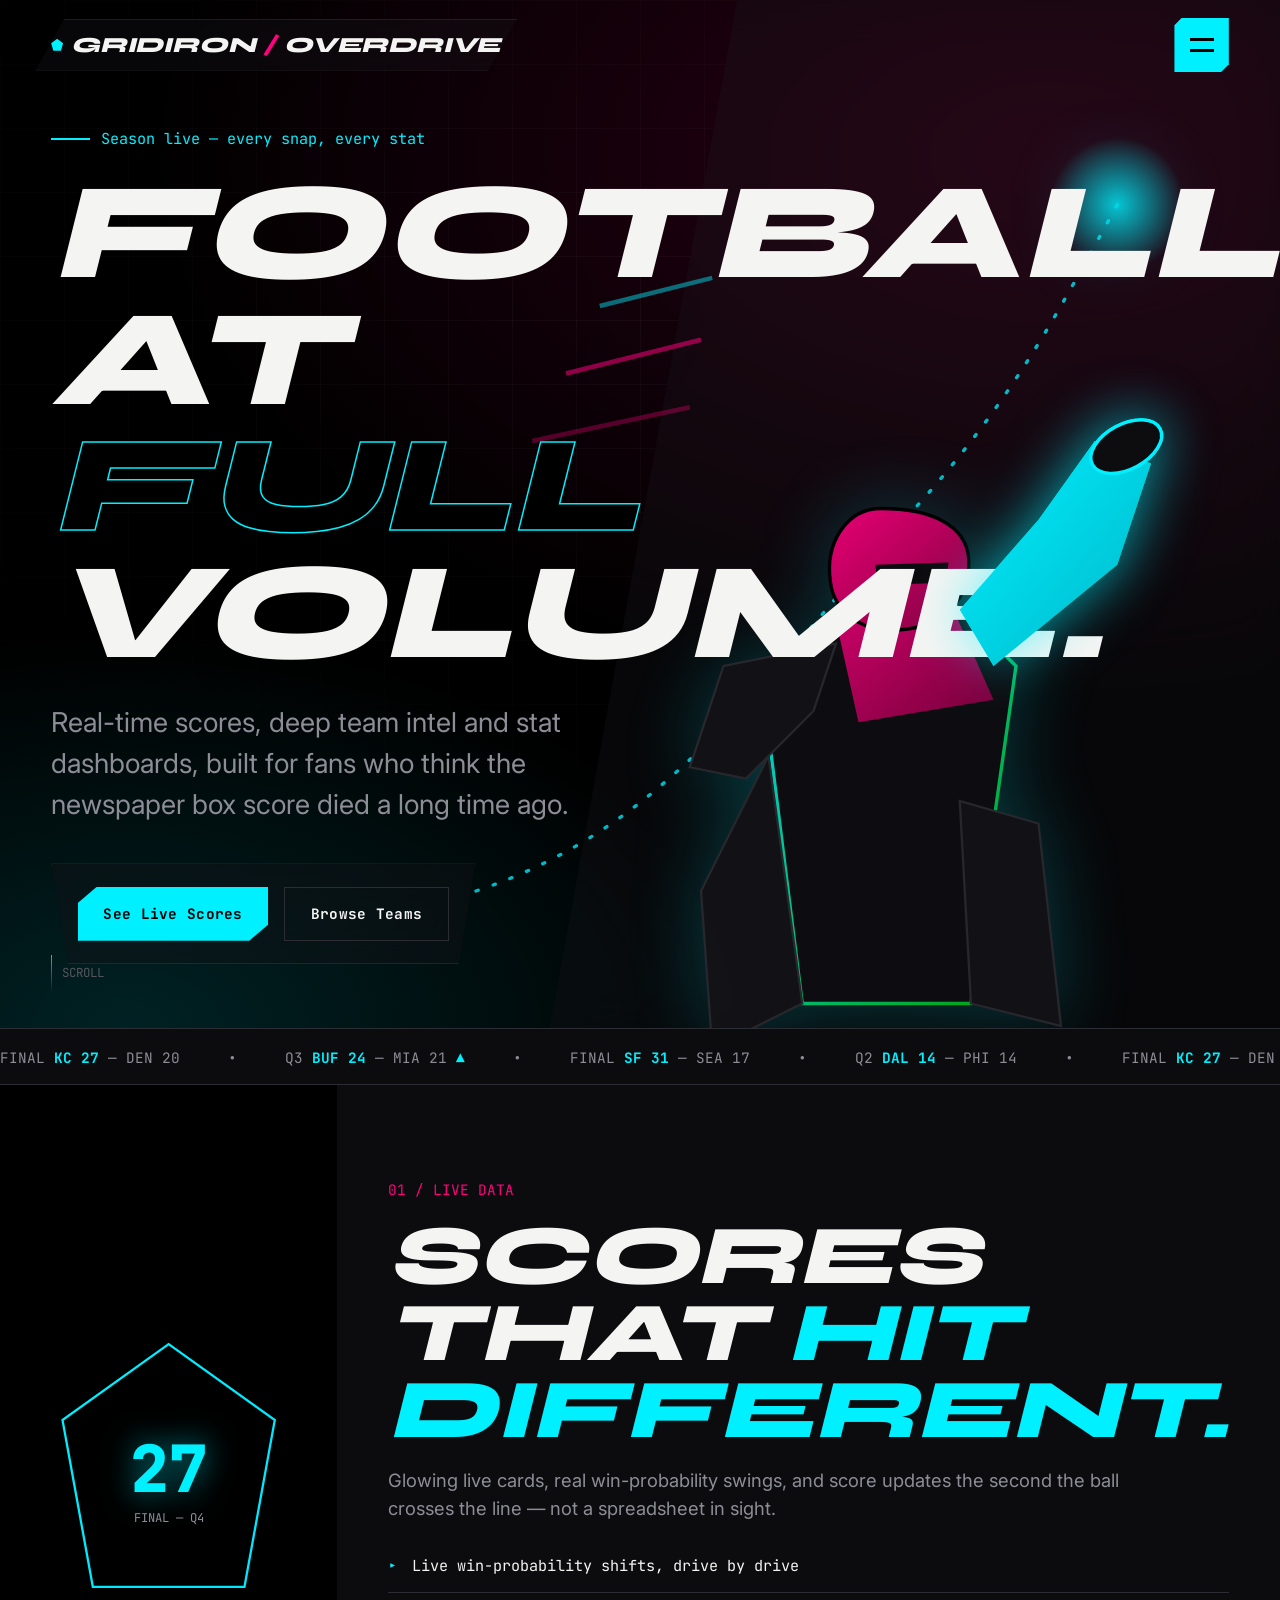
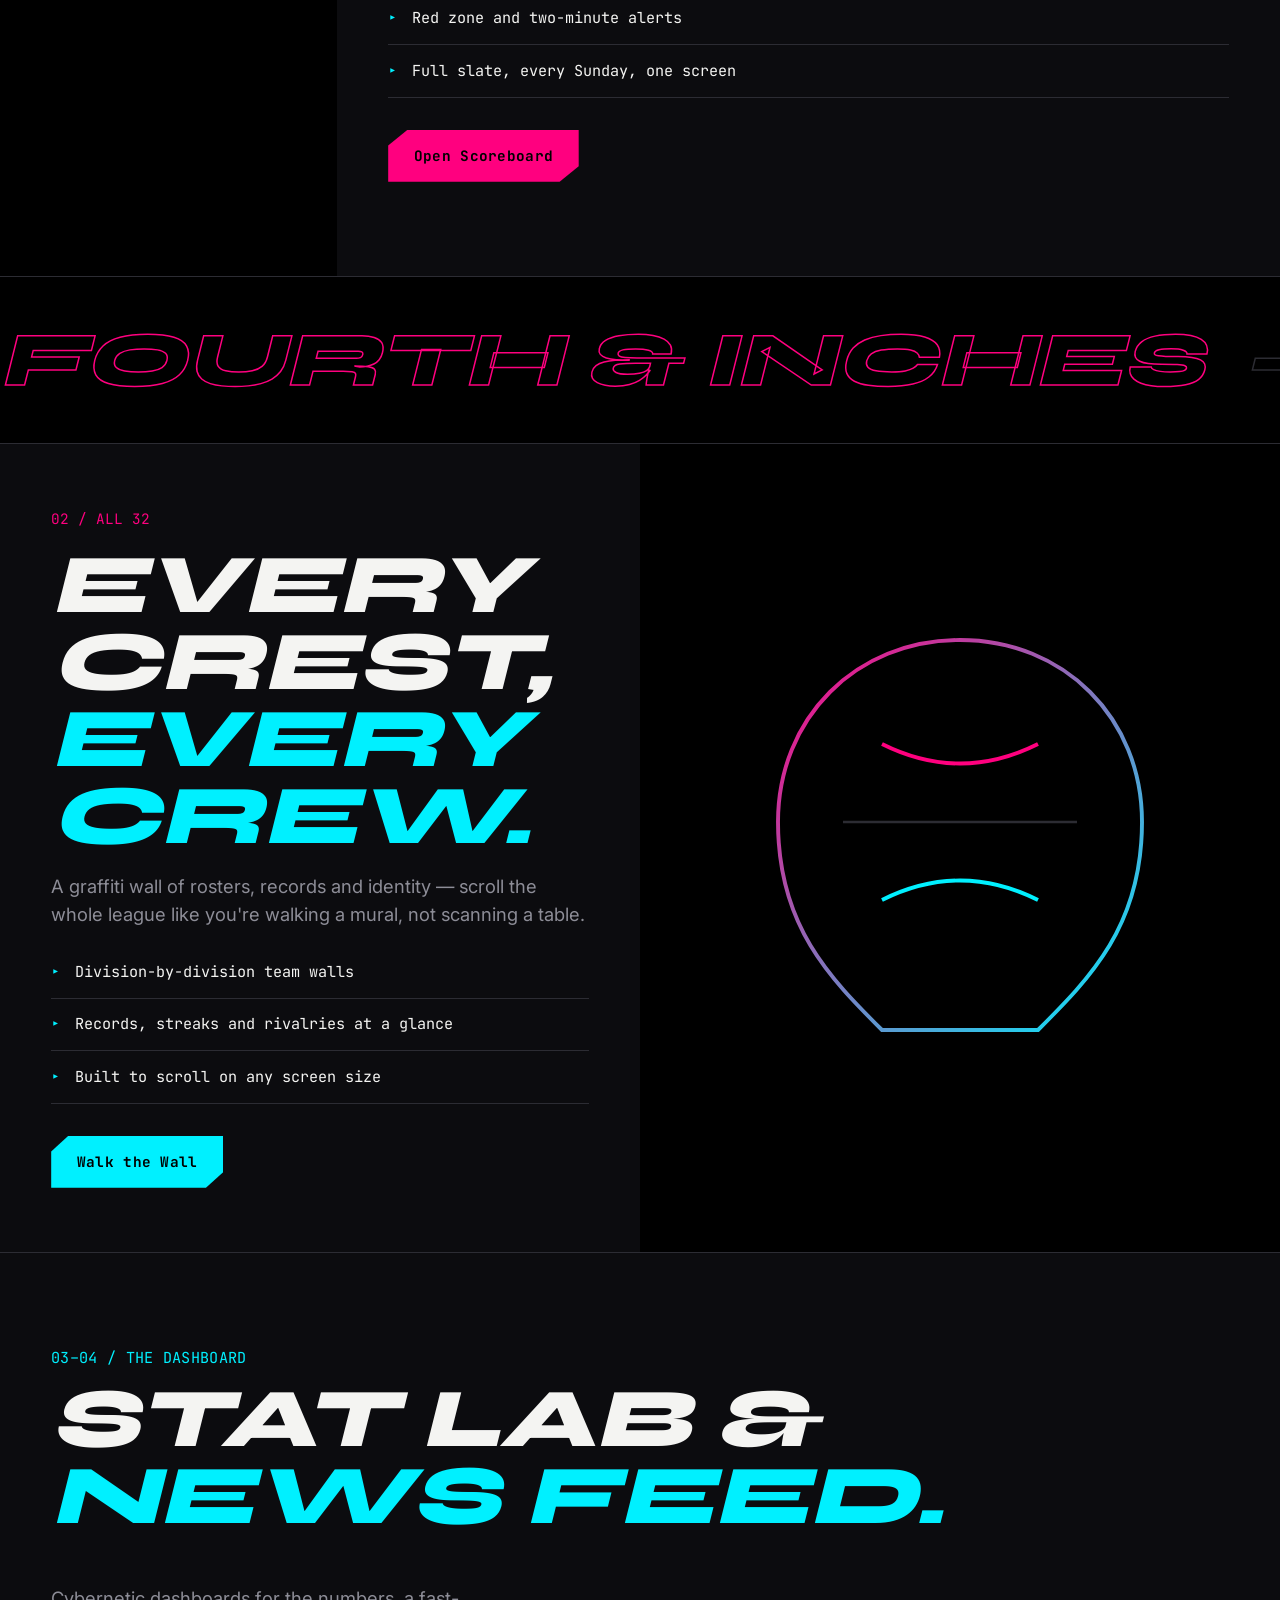
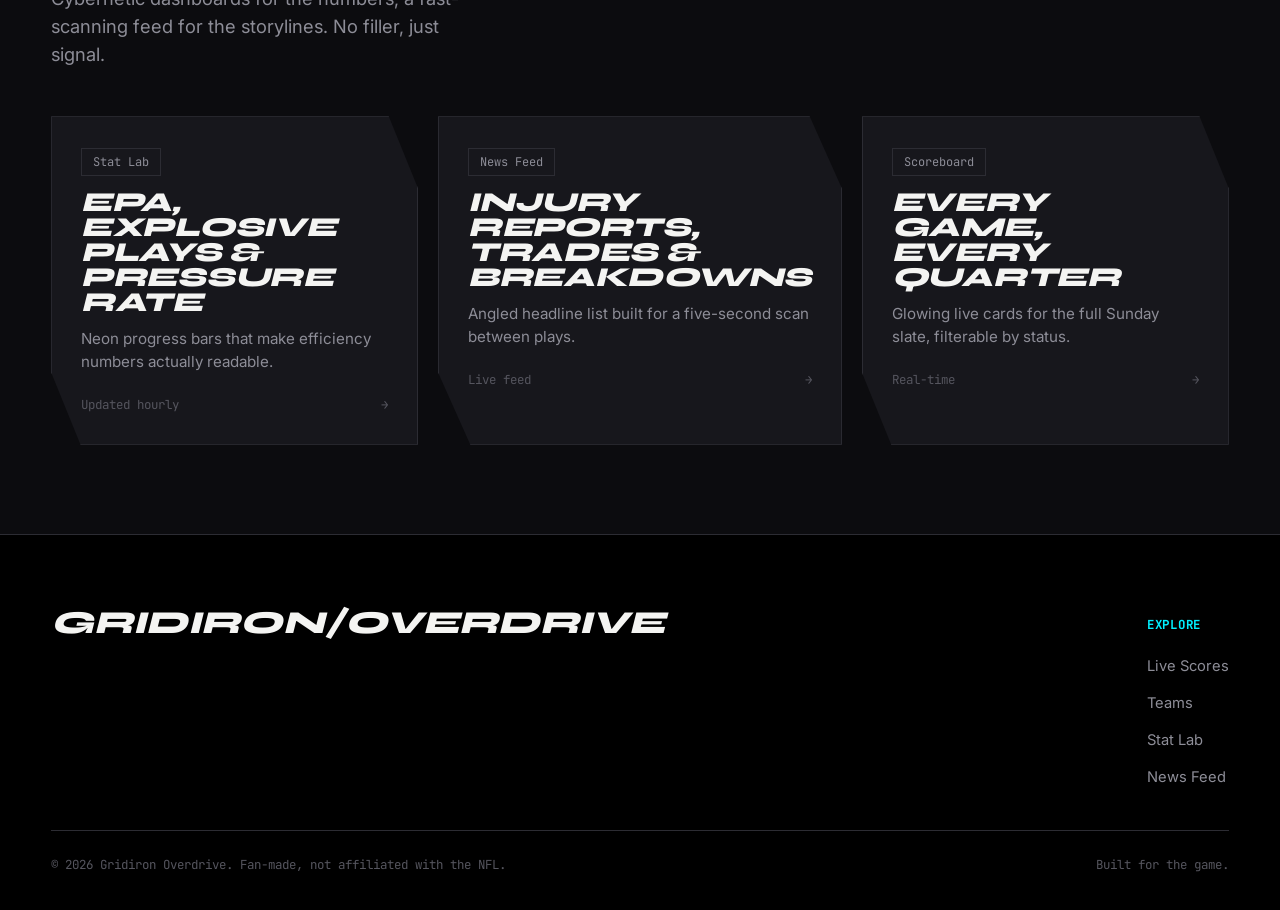
<file: index.html>
<!DOCTYPE html>
<html lang="en">
<head>
<meta charset="UTF-8">
<meta name="viewport" content="width=device-width, initial-scale=1.0">
<title>Gridiron Overdrive — Football, Turned Up</title>
<meta name="description" content="Gridiron Overdrive is the neon-lit, high-voltage home for NFL scores, teams, stats and news. No boring boxscores — just the game at full volume.">
<link rel="preconnect" href="https://fonts.googleapis.com">
<link rel="stylesheet" href="style.css">
</head>
<body>
<a class="skip-link" href="#main">Skip to content</a>

<!-- ============ FLOATING DIAGONAL NAV ============ -->
<header class="gnav">
  <a href="index.html" class="gnav__mark"><span class="dot"></span>GRIDIRON<span style="color:var(--pink)">/</span>OVERDRIVE</a>
  <button class="gnav__toggle" data-nav-toggle aria-expanded="false" aria-controls="site-nav" aria-label="Open menu">
    <span></span><span></span>
  </button>
</header>

<nav class="gnav__panel" id="site-nav" data-nav-panel aria-label="Primary">
  <ul class="gnav__list">
    <li><a href="index.html" aria-current="page"><span class="idx">00</span>Home</a></li>
    <li><a href="scores.html"><span class="idx">01</span>Live Scores</a></li>
    <li><a href="teams.html"><span class="idx">02</span>Teams</a></li>
    <li><a href="stats.html"><span class="idx">03</span>Stat Lab</a></li>
    <li><a href="news.html"><span class="idx">04</span>News Feed</a></li>
  </ul>
</nav>

<main id="main">

  <!-- ============ HERO ============ -->
  <section class="hero">
    <div class="hero__bg" aria-hidden="true"></div>
    <div class="hero__grid" aria-hidden="true"></div>
    <div class="hero__slab" aria-hidden="true"></div>

    <svg class="hero__illustration" data-parallax="0.08" viewBox="0 0 800 900" aria-hidden="true">
      <defs>
        <linearGradient id="qbGrad" x1="0%" y1="0%" x2="100%" y2="100%">
          <stop offset="0%" stop-color="#00f0ff"/>
          <stop offset="100%" stop-color="#00b30c"/>
        </linearGradient>
        <linearGradient id="qbGrad2" x1="0%" y1="0%" x2="100%" y2="100%">
          <stop offset="0%" stop-color="#ff007f"/>
          <stop offset="100%" stop-color="#8f0047"/>
        </linearGradient>
        <radialGradient id="glowBall" cx="50%" cy="50%" r="50%">
          <stop offset="0%" stop-color="#00f0ff" stop-opacity="0.9"/>
          <stop offset="100%" stop-color="#00f0ff" stop-opacity="0"/>
        </radialGradient>
      </defs>

      <!-- trailing throw line -->
      <path d="M40,760 C220,700 300,560 430,420 C520,320 560,240 610,150" fill="none" stroke="#00f0ff" stroke-width="3" stroke-dasharray="2 14" stroke-linecap="round" opacity="0.85"/>
      <circle cx="610" cy="150" r="60" fill="url(#glowBall)"/>

      <!-- low-poly athlete: torso -->
      <polygon points="330,860 300,620 360,520 460,500 520,560 500,700 480,860" fill="#0f0f13" stroke="url(#qbGrad)" stroke-width="3"/>
      <!-- chest plate -->
      <polygon points="360,520 460,500 500,590 380,610" fill="url(#qbGrad2)" opacity="0.9"/>
      <!-- back leg (planted) -->
      <polygon points="330,860 250,900 240,760 300,640" fill="#151519" stroke="#2c2c33" stroke-width="2"/>
      <!-- front leg (striding) -->
      <polygon points="480,860 560,880 540,700 470,680" fill="#151519" stroke="#2c2c33" stroke-width="2"/>
      <!-- throwing arm -->
      <polygon points="500,560 610,470 640,380 590,360 540,430 470,510" fill="url(#qbGrad)"/>
      <!-- ball -->
      <ellipse cx="618" cy="365" rx="34" ry="20" fill="#0d0d10" stroke="#00f0ff" stroke-width="3" transform="rotate(-28 618 365)"/>
      <!-- off arm -->
      <polygon points="360,540 260,560 230,650 280,660 340,600" fill="#151519" stroke="#2c2c33" stroke-width="2"/>
      <!-- helmet -->
      <path d="M400,420 C370,420 350,450 355,485 C358,510 380,530 415,528 C455,526 480,500 478,465 C476,435 445,420 400,420 Z" fill="url(#qbGrad2)" stroke="#000" stroke-width="3"/>
      <polygon points="395,470 460,468 458,486 397,488" fill="#0d0d10"/>

      <!-- speed slashes -->
      <line x1="120" y1="300" x2="240" y2="270" stroke="#ff007f" stroke-width="4" opacity="0.6"/>
      <line x1="90" y1="360" x2="230" y2="330" stroke="#ff007f" stroke-width="4" opacity="0.35"/>
      <line x1="150" y1="240" x2="250" y2="215" stroke="#00f0ff" stroke-width="4" opacity="0.5"/>
    </svg>

    <div class="hero__content">
      <p class="hero__kicker">Season live — every snap, every stat</p>
      <h1 class="hero__title">Football at<br><em>full</em> volume.</h1>
      <p class="hero__sub">Real-time scores, deep team intel and stat dashboards, built for fans who think the newspaper box score died a long time ago.</p>
      <div class="hero__cta glass">
        <a class="btn" href="scores.html">See Live Scores</a>
        <a class="btn btn--ghost" href="teams.html">Browse Teams</a>
      </div>
    </div>

    <!-- duplicate fragment of the throwing arm + ball, redrawn at the same
         coordinates as the full figure above but stacked in front of the
         headline — the arm visually "breaks" across the type -->
    <svg class="hero__illustration-front" viewBox="0 0 800 900" aria-hidden="true">
      <defs>
        <linearGradient id="qbGradFront" x1="0%" y1="0%" x2="100%" y2="100%">
          <stop offset="0%" stop-color="#00f0ff"/>
          <stop offset="100%" stop-color="#00b7c9"/>
        </linearGradient>
      </defs>
      <polygon points="500,560 610,470 640,380 590,360 540,430 470,510" fill="url(#qbGradFront)"/>
      <ellipse cx="618" cy="365" rx="34" ry="20" fill="#0d0d10" stroke="#00f0ff" stroke-width="3" transform="rotate(-28 618 365)"/>
    </svg>

    <div class="hero__scroll" aria-hidden="true"><span class="bar"></span>SCROLL</div>
  </section>

  <!-- ============ TICKER ============ -->
  <div class="ticker" aria-label="Latest score updates">
    <div class="ticker__track">
      <span>FINAL <b>KC 27</b> — DEN 20</span>
      <span class="mono">•</span>
      <span>Q3 <b>BUF 24</b> — MIA 21 <span class="up">▲</span></span>
      <span class="mono">•</span>
      <span>FINAL <b>SF 31</b> — SEA 17</span>
      <span class="mono">•</span>
      <span>Q2 <b>DAL 14</b> — PHI 14</span>
      <span class="mono">•</span>
      <span>FINAL <b>KC 27</b> — DEN 20</span>
      <span class="mono">•</span>
      <span>Q3 <b>BUF 24</b> — MIA 21 <span class="up">▲</span></span>
      <span class="mono">•</span>
      <span>FINAL <b>SF 31</b> — SEA 17</span>
      <span class="mono">•</span>
      <span>Q2 <b>DAL 14</b> — PHI 14</span>
    </div>
  </div>

  <!-- ============ SPLIT 1 — SCORES ============ -->
  <section class="split">
    <div class="split__art">
      <svg viewBox="0 0 400 400" data-parallax="0.12" aria-hidden="true">
        <defs>
          <linearGradient id="s1" x1="0" y1="0" x2="1" y2="1">
            <stop offset="0%" stop-color="#00f0ff"/><stop offset="100%" stop-color="#00e5ff"/>
          </linearGradient>
        </defs>
        <polygon points="200,20 340,120 300,340 100,340 60,120" fill="none" stroke="url(#s1)" stroke-width="3"/>
        <text x="200" y="215" text-anchor="middle" font-family="JetBrains Mono, monospace" font-size="86" font-weight="800" fill="#00f0ff" style="text-shadow:0 0 30px rgba(0,240,255,.6)">27</text>
        <text x="200" y="255" text-anchor="middle" font-family="JetBrains Mono, monospace" font-size="16" fill="#8d8d97">FINAL — Q4</text>
      </svg>
    </div>
    <div class="split__text" data-parallax="0.05">
      <span class="split__num">01 / LIVE DATA</span>
      <h2 class="split__title">Scores that <span class="accent">hit different.</span></h2>
      <p>Glowing live cards, real win-probability swings, and score updates the second the ball crosses the line — not a spreadsheet in sight.</p>
      <ul class="split__list">
        <li>Live win-probability shifts, drive by drive</li>
        <li>Red zone and two-minute alerts</li>
        <li>Full slate, every Sunday, one screen</li>
      </ul>
      <div style="margin-top:2rem;"><a class="btn btn--pink" href="scores.html">Open Scoreboard</a></div>
    </div>
  </section>

  <!-- ============ MARQUEE ============ -->
  <div class="marquee" aria-hidden="true">
    <div class="marquee__track">
      <span>FOURTH &amp; INCHES</span><span>—</span><span>RED ZONE</span><span>—</span><span>OVERTIME</span><span>—</span>
      <span>FOURTH &amp; INCHES</span><span>—</span><span>RED ZONE</span><span>—</span><span>OVERTIME</span><span>—</span>
    </div>
  </div>

  <!-- ============ SPLIT 2 — TEAMS (reversed) ============ -->
  <section class="split split--reverse">
    <div class="split__art">
      <svg viewBox="0 0 400 400" data-parallax="0.12" aria-hidden="true">
        <defs>
          <linearGradient id="s2" x1="0" y1="0" x2="1" y2="1">
            <stop offset="0%" stop-color="#ff007f"/><stop offset="100%" stop-color="#00f0ff"/>
          </linearGradient>
        </defs>
        <path d="M200,40 C280,40 340,100 340,180 C340,260 300,300 260,340 L140,340 C100,300 60,260 60,180 C60,100 120,40 200,40 Z" fill="none" stroke="url(#s2)" stroke-width="3"/>
        <path d="M110,180 L290,180" stroke="#2c2c33" stroke-width="2"/>
        <path d="M140,120 Q200,150 260,120" stroke="#ff007f" stroke-width="3" fill="none"/>
        <path d="M140,240 Q200,210 260,240" stroke="#00f0ff" stroke-width="3" fill="none"/>
      </svg>
    </div>
    <div class="split__text" data-parallax="0.05">
      <span class="split__num">02 / ALL 32</span>
      <h2 class="split__title">Every crest, <span class="accent">every crew.</span></h2>
      <p>A graffiti wall of rosters, records and identity — scroll the whole league like you're walking a mural, not scanning a table.</p>
      <ul class="split__list">
        <li>Division-by-division team walls</li>
        <li>Records, streaks and rivalries at a glance</li>
        <li>Built to scroll on any screen size</li>
      </ul>
      <div style="margin-top:2rem;"><a class="btn" href="teams.html">Walk the Wall</a></div>
    </div>
  </section>

  <!-- ============ PREVIEW GRID — STATS / NEWS ============ -->
  <section class="section section--charcoal">
    <div class="section-head" data-reveal>
      <div>
        <span class="eyebrow">03–04 / THE DASHBOARD</span>
        <h2 class="split__title" style="margin-top:.6rem;">Stat Lab &amp; <span class="accent">News Feed.</span></h2>
      </div>
      <p style="max-width:26rem;">Cybernetic dashboards for the numbers, a fast-scanning feed for the storylines. No filler, just signal.</p>
    </div>

    <div class="grid grid--3" data-reveal>
      <a class="card" href="stats.html">
        <span class="tag">Stat Lab</span>
        <h3 style="margin-top:1rem;">EPA, explosive plays &amp; pressure rate</h3>
        <p>Neon progress bars that make efficiency numbers actually readable.</p>
        <div class="card__meta"><span>Updated hourly</span><span>→</span></div>
      </a>
      <a class="card" href="news.html">
        <span class="tag">News Feed</span>
        <h3 style="margin-top:1rem;">Injury reports, trades &amp; breakdowns</h3>
        <p>Angled headline list built for a five-second scan between plays.</p>
        <div class="card__meta"><span>Live feed</span><span>→</span></div>
      </a>
      <a class="card" href="scores.html">
        <span class="tag">Scoreboard</span>
        <h3 style="margin-top:1rem;">Every game, every quarter</h3>
        <p>Glowing live cards for the full Sunday slate, filterable by status.</p>
        <div class="card__meta"><span>Real-time</span><span>→</span></div>
      </a>
    </div>
  </section>

</main>

<!-- ============ FOOTER ============ -->
<footer class="gfoot">
  <div class="gfoot__top">
    <span class="gfoot__mark">GRIDIRON/OVERDRIVE</span>
    <div class="gfoot__cols">
      <div class="gfoot__col">
        <h4>Explore</h4>
        <ul>
          <li><a href="scores.html">Live Scores</a></li>
          <li><a href="teams.html">Teams</a></li>
          <li><a href="stats.html">Stat Lab</a></li>
          <li><a href="news.html">News Feed</a></li>
        </ul>
      </div>
    </div>
  </div>
  <div class="gfoot__bottom">
    <span>© 2026 Gridiron Overdrive. Fan-made, not affiliated with the NFL.</span>
    <span>Built for the game.</span>
  </div>
</footer>

<script src="script.js"></script>
</body>
</html>
</file>
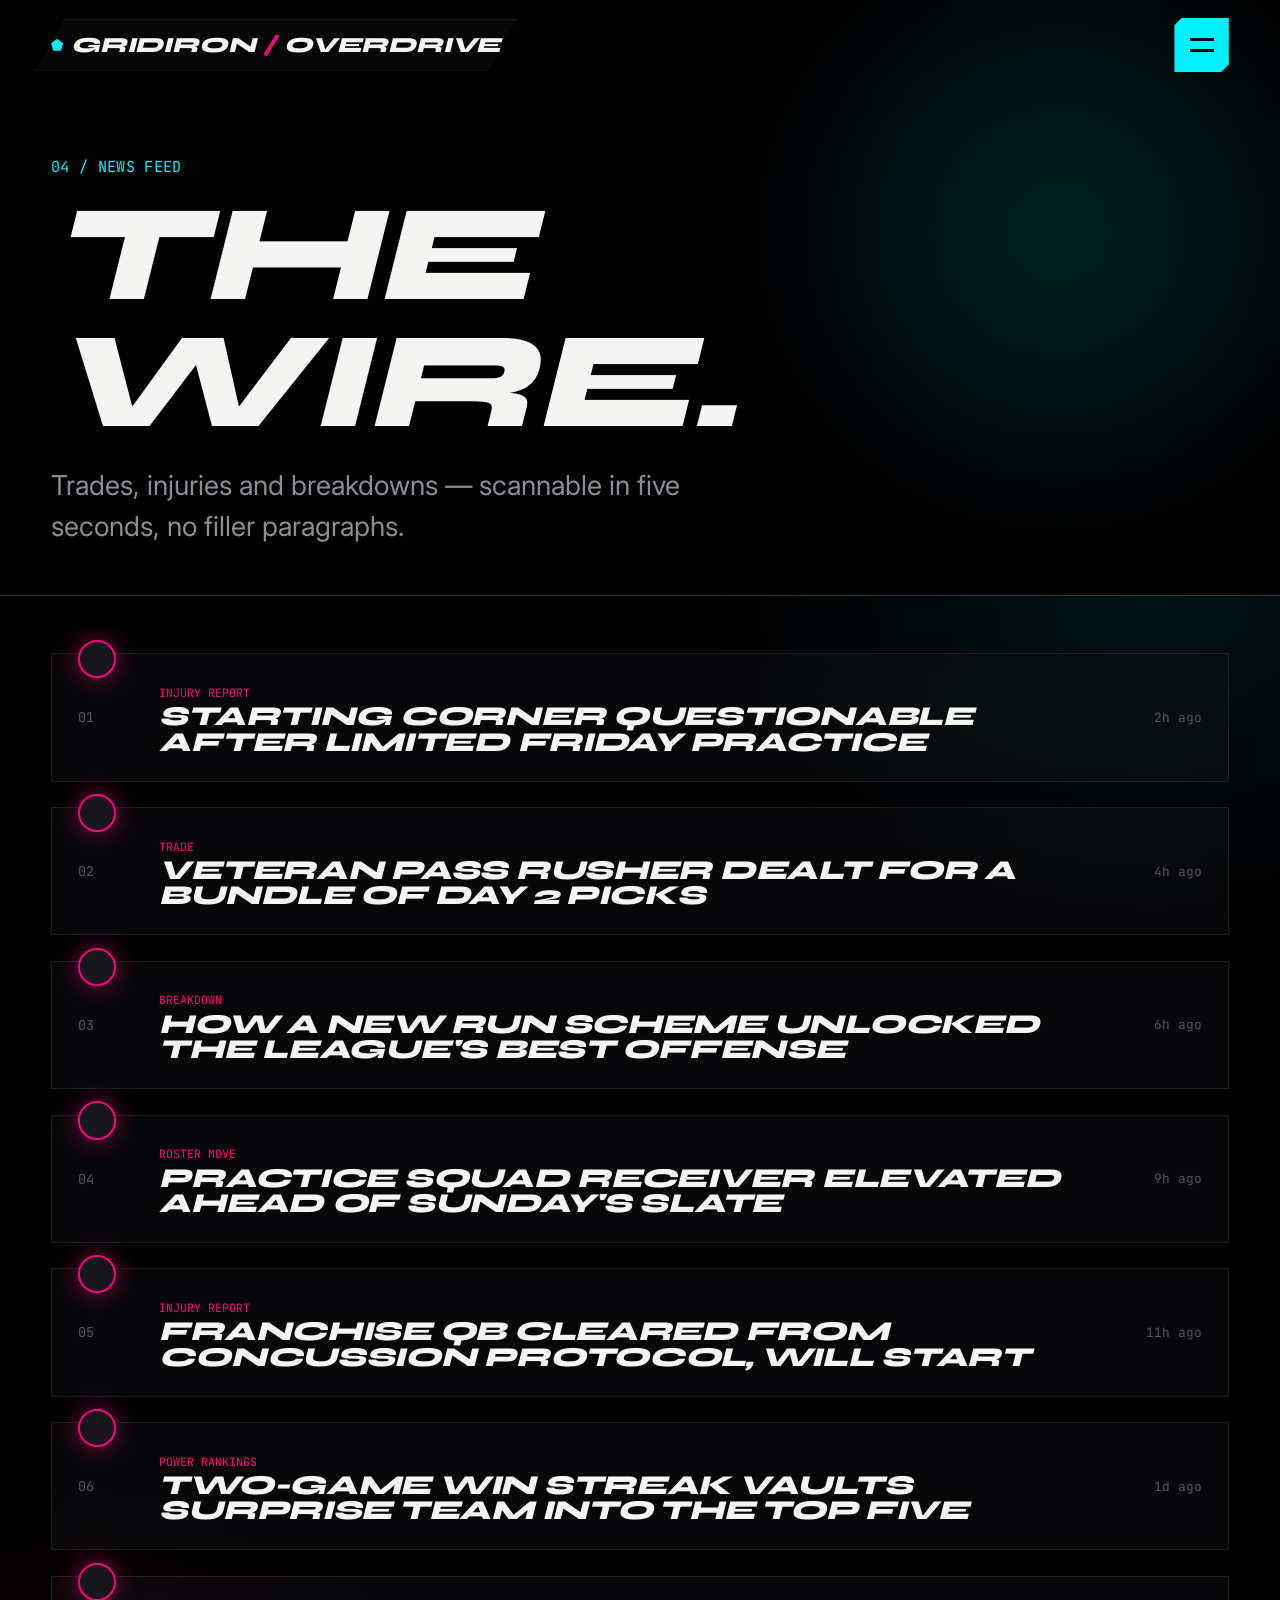
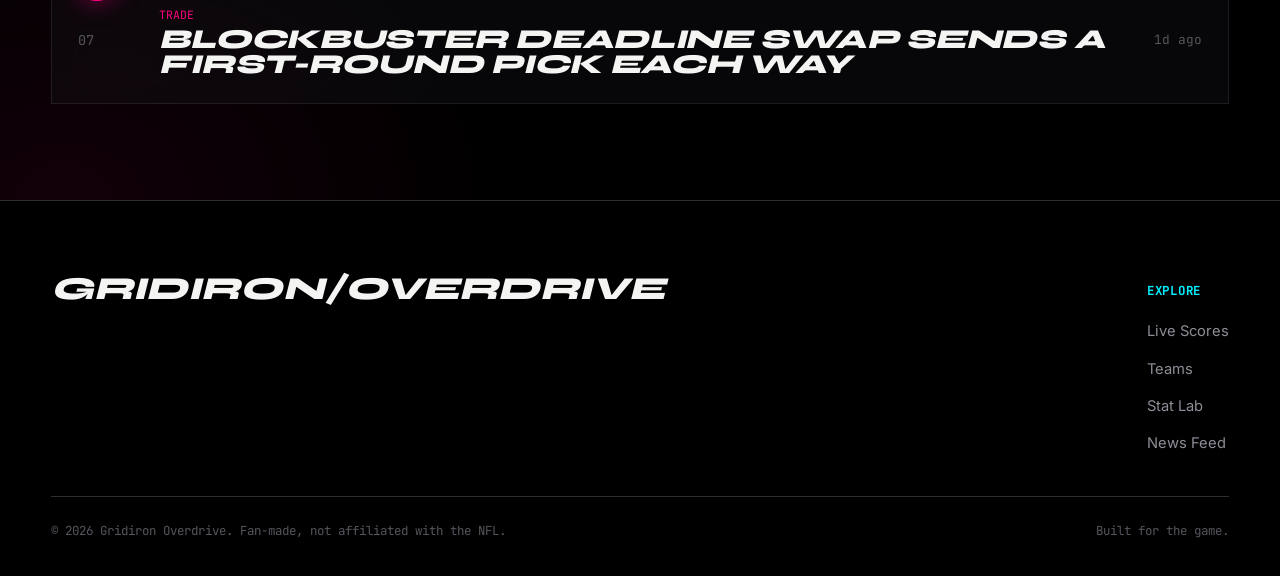
<file: news.html>
<!DOCTYPE html>
<html lang="en">
<head>
<meta charset="UTF-8">
<meta name="viewport" content="width=device-width, initial-scale=1.0">
<title>News Feed — Gridiron Overdrive</title>
<meta name="description" content="Injury reports, trades and breakdowns in a fast-scanning angled feed.">
<link rel="stylesheet" href="style.css">
</head>
<body>
<a class="skip-link" href="#main">Skip to content</a>

<header class="gnav">
  <a href="index.html" class="gnav__mark"><span class="dot"></span>GRIDIRON<span style="color:var(--pink)">/</span>OVERDRIVE</a>
  <button class="gnav__toggle" data-nav-toggle aria-expanded="false" aria-controls="site-nav" aria-label="Open menu">
    <span></span><span></span>
  </button>
</header>

<nav class="gnav__panel" id="site-nav" data-nav-panel aria-label="Primary">
  <ul class="gnav__list">
    <li><a href="index.html"><span class="idx">00</span>Home</a></li>
    <li><a href="scores.html"><span class="idx">01</span>Live Scores</a></li>
    <li><a href="teams.html"><span class="idx">02</span>Teams</a></li>
    <li><a href="stats.html"><span class="idx">03</span>Stat Lab</a></li>
    <li><a href="news.html" aria-current="page"><span class="idx">04</span>News Feed</a></li>
  </ul>
</nav>

<main id="main">
  <section class="pagehero">
    <span class="eyebrow pagehero__eyebrow">04 / NEWS FEED</span>
    <h1 class="pagehero__title">The Wire.</h1>
    <p class="pagehero__sub">Trades, injuries and breakdowns — scannable in five seconds, no filler paragraphs.</p>
  </section>

  <section class="dash">
    <ul class="newslist">
      <li class="newsitem">
        <span class="newsitem__idx mono">01</span>
        <div>
          <span class="newsitem__cat">INJURY REPORT</span>
          <h3 class="newsitem__title glitch" data-text="Starting corner questionable after limited Friday practice">Starting corner questionable after limited Friday practice</h3>
        </div>
        <span class="mono" style="color:var(--gray-dim); font-size:.8rem;">2h ago</span>
      </li>
      <li class="newsitem">
        <span class="newsitem__idx mono">02</span>
        <div>
          <span class="newsitem__cat">TRADE</span>
          <h3 class="newsitem__title glitch" data-text="Veteran pass rusher dealt for a bundle of Day 2 picks">Veteran pass rusher dealt for a bundle of Day 2 picks</h3>
        </div>
        <span class="mono" style="color:var(--gray-dim); font-size:.8rem;">4h ago</span>
      </li>
      <li class="newsitem">
        <span class="newsitem__idx mono">03</span>
        <div>
          <span class="newsitem__cat">BREAKDOWN</span>
          <h3 class="newsitem__title glitch" data-text="How a new run scheme unlocked the league's best offense">How a new run scheme unlocked the league's best offense</h3>
        </div>
        <span class="mono" style="color:var(--gray-dim); font-size:.8rem;">6h ago</span>
      </li>
      <li class="newsitem">
        <span class="newsitem__idx mono">04</span>
        <div>
          <span class="newsitem__cat">ROSTER MOVE</span>
          <h3 class="newsitem__title glitch" data-text="Practice squad receiver elevated ahead of Sunday's slate">Practice squad receiver elevated ahead of Sunday's slate</h3>
        </div>
        <span class="mono" style="color:var(--gray-dim); font-size:.8rem;">9h ago</span>
      </li>
      <li class="newsitem">
        <span class="newsitem__idx mono">05</span>
        <div>
          <span class="newsitem__cat">INJURY REPORT</span>
          <h3 class="newsitem__title glitch" data-text="Franchise QB cleared from concussion protocol, will start">Franchise QB cleared from concussion protocol, will start</h3>
        </div>
        <span class="mono" style="color:var(--gray-dim); font-size:.8rem;">11h ago</span>
      </li>
      <li class="newsitem">
        <span class="newsitem__idx mono">06</span>
        <div>
          <span class="newsitem__cat">POWER RANKINGS</span>
          <h3 class="newsitem__title glitch" data-text="Two-game win streak vaults surprise team into the top five">Two-game win streak vaults surprise team into the top five</h3>
        </div>
        <span class="mono" style="color:var(--gray-dim); font-size:.8rem;">1d ago</span>
      </li>
      <li class="newsitem">
        <span class="newsitem__idx mono">07</span>
        <div>
          <span class="newsitem__cat">TRADE</span>
          <h3 class="newsitem__title glitch" data-text="Blockbuster deadline swap sends a first-round pick each way">Blockbuster deadline swap sends a first-round pick each way</h3>
        </div>
        <span class="mono" style="color:var(--gray-dim); font-size:.8rem;">1d ago</span>
      </li>
    </ul>
  </section>
</main>

<footer class="gfoot">
  <div class="gfoot__top">
    <span class="gfoot__mark">GRIDIRON/OVERDRIVE</span>
    <div class="gfoot__cols">
      <div class="gfoot__col">
        <h4>Explore</h4>
        <ul>
          <li><a href="scores.html">Live Scores</a></li>
          <li><a href="teams.html">Teams</a></li>
          <li><a href="stats.html">Stat Lab</a></li>
          <li><a href="news.html">News Feed</a></li>
        </ul>
      </div>
    </div>
  </div>
  <div class="gfoot__bottom">
    <span>© 2026 Gridiron Overdrive. Fan-made, not affiliated with the NFL.</span>
    <span>Built for the game.</span>
  </div>
</footer>

<script src="script.js"></script>
</body>
</html>
</file>
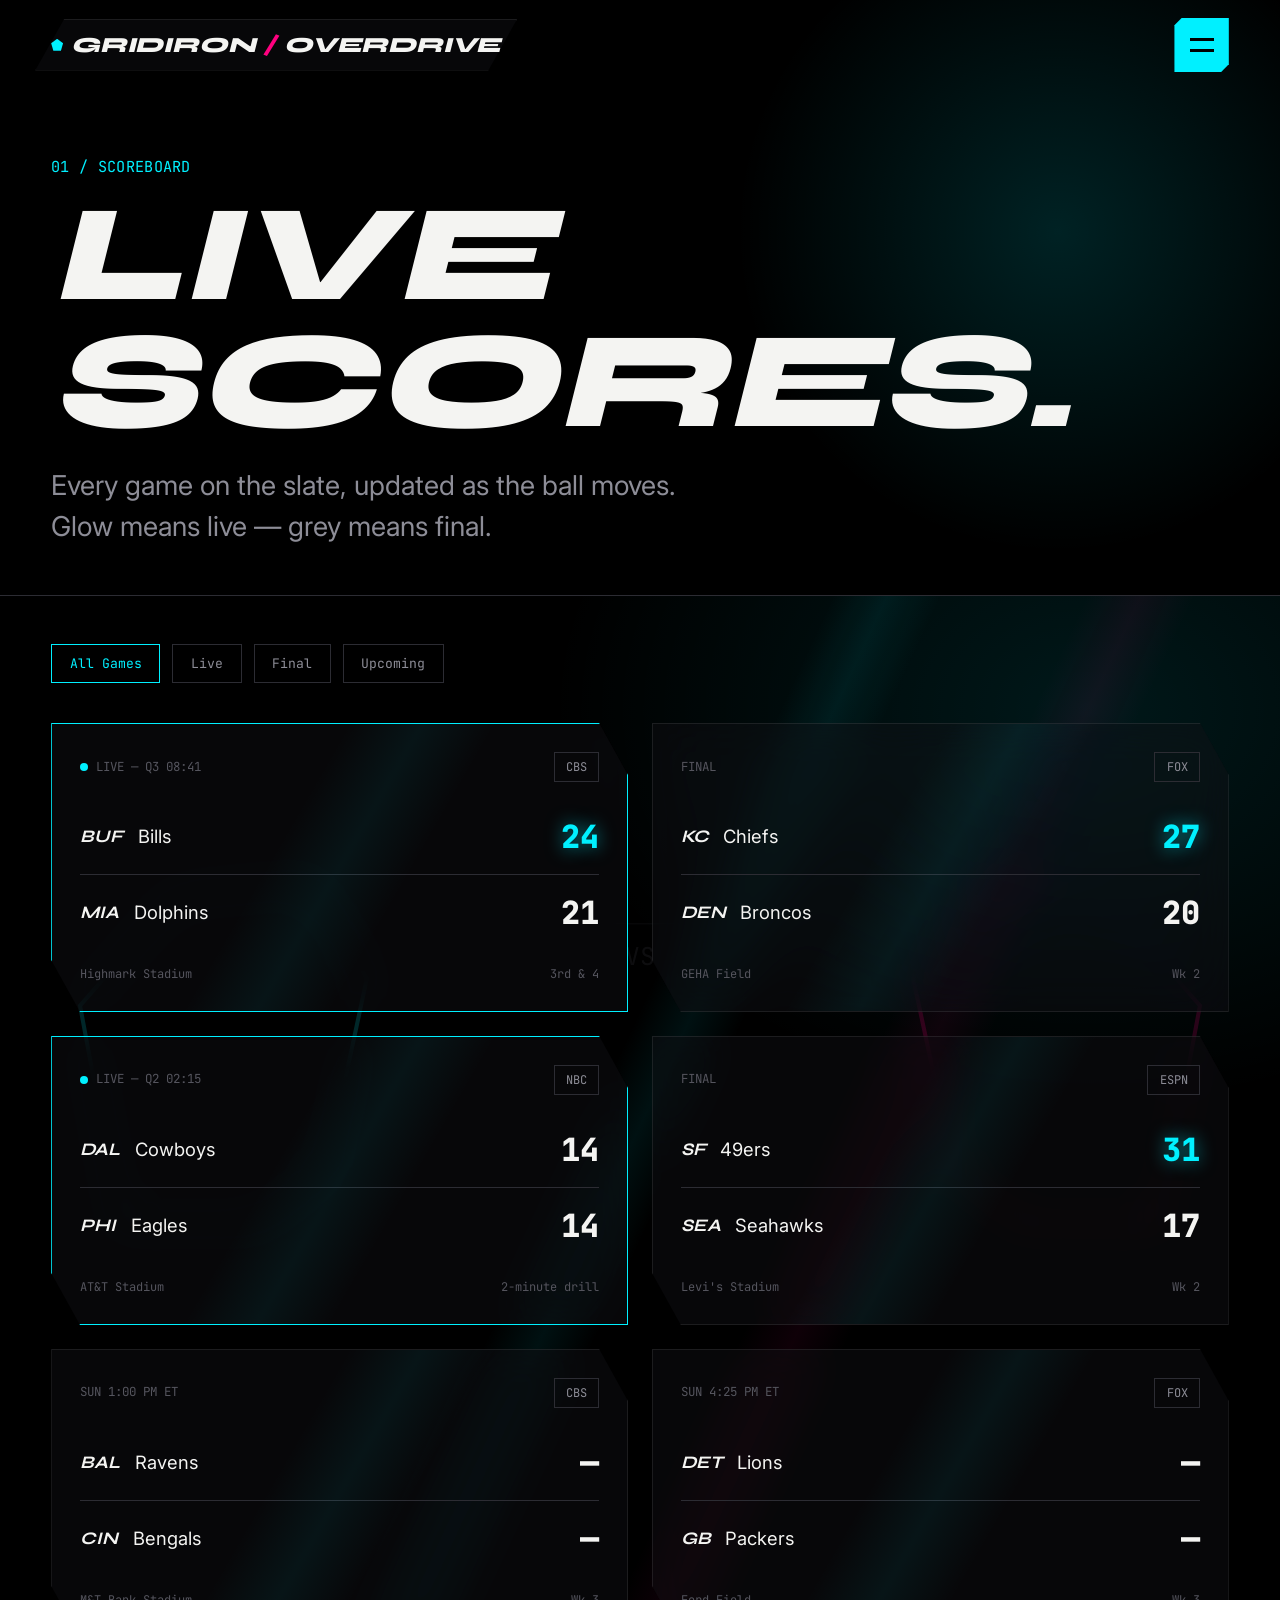
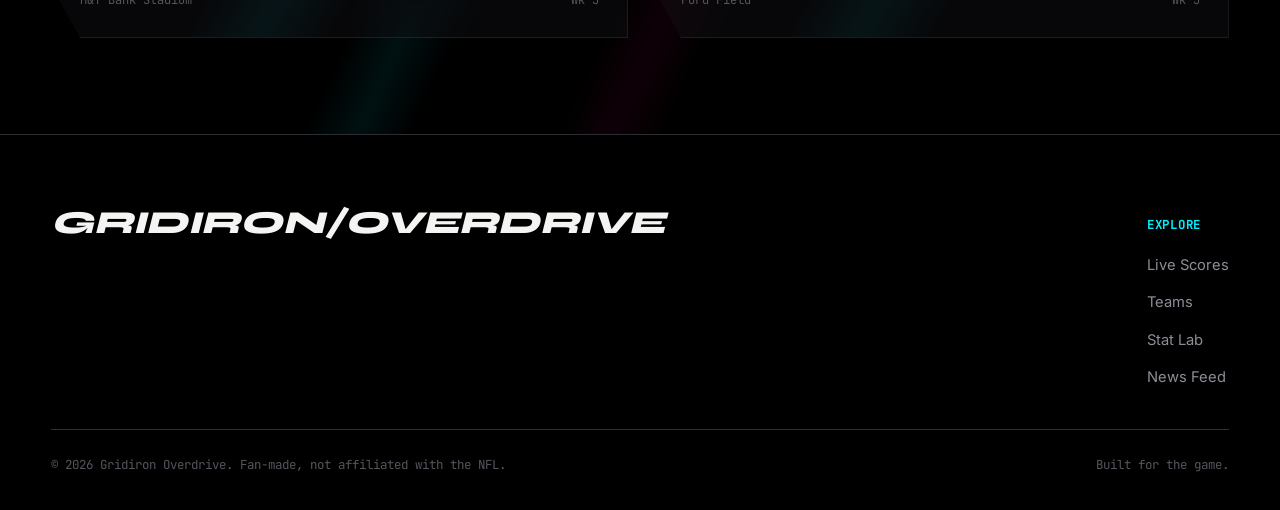
<file: scores.html>
<!DOCTYPE html>
<html lang="en">
<head>
<meta charset="UTF-8">
<meta name="viewport" content="width=device-width, initial-scale=1.0">
<title>Live Scores — Gridiron Overdrive</title>
<meta name="description" content="Live NFL scores with real-time status, presented as glowing neon cards — not a boring boxscore table.">
<link rel="stylesheet" href="style.css">
</head>
<body>
<a class="skip-link" href="#main">Skip to content</a>

<header class="gnav">
  <a href="index.html" class="gnav__mark"><span class="dot"></span>GRIDIRON<span style="color:var(--pink)">/</span>OVERDRIVE</a>
  <button class="gnav__toggle" data-nav-toggle aria-expanded="false" aria-controls="site-nav" aria-label="Open menu">
    <span></span><span></span>
  </button>
</header>

<nav class="gnav__panel" id="site-nav" data-nav-panel aria-label="Primary">
  <ul class="gnav__list">
    <li><a href="index.html"><span class="idx">00</span>Home</a></li>
    <li><a href="scores.html" aria-current="page"><span class="idx">01</span>Live Scores</a></li>
    <li><a href="teams.html"><span class="idx">02</span>Teams</a></li>
    <li><a href="stats.html"><span class="idx">03</span>Stat Lab</a></li>
    <li><a href="news.html"><span class="idx">04</span>News Feed</a></li>
  </ul>
</nav>

<main id="main">
  <section class="pagehero">
    <span class="eyebrow pagehero__eyebrow">01 / SCOREBOARD</span>
    <h1 class="pagehero__title">Live Scores.</h1>
    <p class="pagehero__sub">Every game on the slate, updated as the ball moves. Glow means live — grey means final.</p>
  </section>

  <section class="scorewrap">
    <!-- oversized matchup illustration slicing through the background, sits
         behind every pod via z-index and low opacity -->
    <svg viewBox="0 0 1000 500" preserveAspectRatio="xMidYMid slice" aria-hidden="true"
         style="position:absolute; inset:0; width:100%; height:60%; z-index:-1; opacity:0.16; pointer-events:none;">
      <polygon points="120,460 90,300 160,220 260,210 300,280 270,420 220,460" fill="none" stroke="#00f0ff" stroke-width="3"/>
      <polygon points="880,460 910,300 840,220 740,210 700,280 730,420 780,460" fill="none" stroke="#ff007f" stroke-width="3"/>
      <line x1="300" y1="240" x2="700" y2="240" stroke="#2c2c33" stroke-width="1"/>
      <text x="500" y="270" text-anchor="middle" font-family="JetBrains Mono, monospace" font-size="18" fill="#55555e">VS</text>
    </svg>

    <div class="scorefilters" role="group" aria-label="Filter games by status">
      <button class="chip is-active" data-filter="all">All Games</button>
      <button class="chip" data-filter="live">Live</button>
      <button class="chip" data-filter="final">Final</button>
      <button class="chip" data-filter="upcoming">Upcoming</button>
    </div>

    <div class="scoregrid">

      <article class="scorecard is-live" data-status="live">
        <div class="scorecard__top">
          <span class="scorecard__status"><span class="live-dot" aria-hidden="true"></span>LIVE — Q3 08:41</span>
          <span class="tag">CBS</span>
        </div>
        <div class="scorecard__row">
          <span class="scorecard__team"><b>BUF</b> Bills</span>
          <span class="scorecard__score lead">24</span>
        </div>
        <div class="scorecard__div"></div>
        <div class="scorecard__row">
          <span class="scorecard__team"><b>MIA</b> Dolphins</span>
          <span class="scorecard__score">21</span>
        </div>
        <div class="scorecard__foot"><span>Highmark Stadium</span><span>3rd &amp; 4</span></div>
      </article>

      <article class="scorecard" data-status="final">
        <div class="scorecard__top">
          <span class="scorecard__status">FINAL</span>
          <span class="tag">FOX</span>
        </div>
        <div class="scorecard__row">
          <span class="scorecard__team"><b>KC</b> Chiefs</span>
          <span class="scorecard__score lead">27</span>
        </div>
        <div class="scorecard__div"></div>
        <div class="scorecard__row">
          <span class="scorecard__team"><b>DEN</b> Broncos</span>
          <span class="scorecard__score">20</span>
        </div>
        <div class="scorecard__foot"><span>GEHA Field</span><span>Wk 2</span></div>
      </article>

      <article class="scorecard is-live" data-status="live">
        <div class="scorecard__top">
          <span class="scorecard__status"><span class="live-dot" aria-hidden="true"></span>LIVE — Q2 02:15</span>
          <span class="tag">NBC</span>
        </div>
        <div class="scorecard__row">
          <span class="scorecard__team"><b>DAL</b> Cowboys</span>
          <span class="scorecard__score">14</span>
        </div>
        <div class="scorecard__div"></div>
        <div class="scorecard__row">
          <span class="scorecard__team"><b>PHI</b> Eagles</span>
          <span class="scorecard__score">14</span>
        </div>
        <div class="scorecard__foot"><span>AT&amp;T Stadium</span><span>2-minute drill</span></div>
      </article>

      <article class="scorecard" data-status="final">
        <div class="scorecard__top">
          <span class="scorecard__status">FINAL</span>
          <span class="tag">ESPN</span>
        </div>
        <div class="scorecard__row">
          <span class="scorecard__team"><b>SF</b> 49ers</span>
          <span class="scorecard__score lead">31</span>
        </div>
        <div class="scorecard__div"></div>
        <div class="scorecard__row">
          <span class="scorecard__team"><b>SEA</b> Seahawks</span>
          <span class="scorecard__score">17</span>
        </div>
        <div class="scorecard__foot"><span>Levi's Stadium</span><span>Wk 2</span></div>
      </article>

      <article class="scorecard" data-status="upcoming">
        <div class="scorecard__top">
          <span class="scorecard__status">SUN 1:00 PM ET</span>
          <span class="tag">CBS</span>
        </div>
        <div class="scorecard__row">
          <span class="scorecard__team"><b>BAL</b> Ravens</span>
          <span class="scorecard__score">—</span>
        </div>
        <div class="scorecard__div"></div>
        <div class="scorecard__row">
          <span class="scorecard__team"><b>CIN</b> Bengals</span>
          <span class="scorecard__score">—</span>
        </div>
        <div class="scorecard__foot"><span>M&amp;T Bank Stadium</span><span>Wk 3</span></div>
      </article>

      <article class="scorecard" data-status="upcoming">
        <div class="scorecard__top">
          <span class="scorecard__status">SUN 4:25 PM ET</span>
          <span class="tag">FOX</span>
        </div>
        <div class="scorecard__row">
          <span class="scorecard__team"><b>DET</b> Lions</span>
          <span class="scorecard__score">—</span>
        </div>
        <div class="scorecard__div"></div>
        <div class="scorecard__row">
          <span class="scorecard__team"><b>GB</b> Packers</span>
          <span class="scorecard__score">—</span>
        </div>
        <div class="scorecard__foot"><span>Ford Field</span><span>Wk 3</span></div>
      </article>

    </div>
  </section>
</main>

<footer class="gfoot">
  <div class="gfoot__top">
    <span class="gfoot__mark">GRIDIRON/OVERDRIVE</span>
    <div class="gfoot__cols">
      <div class="gfoot__col">
        <h4>Explore</h4>
        <ul>
          <li><a href="scores.html">Live Scores</a></li>
          <li><a href="teams.html">Teams</a></li>
          <li><a href="stats.html">Stat Lab</a></li>
          <li><a href="news.html">News Feed</a></li>
        </ul>
      </div>
    </div>
  </div>
  <div class="gfoot__bottom">
    <span>© 2026 Gridiron Overdrive. Fan-made, not affiliated with the NFL.</span>
    <span>Built for the game.</span>
  </div>
</footer>

<script src="script.js"></script>
</body>
</html>
</file>
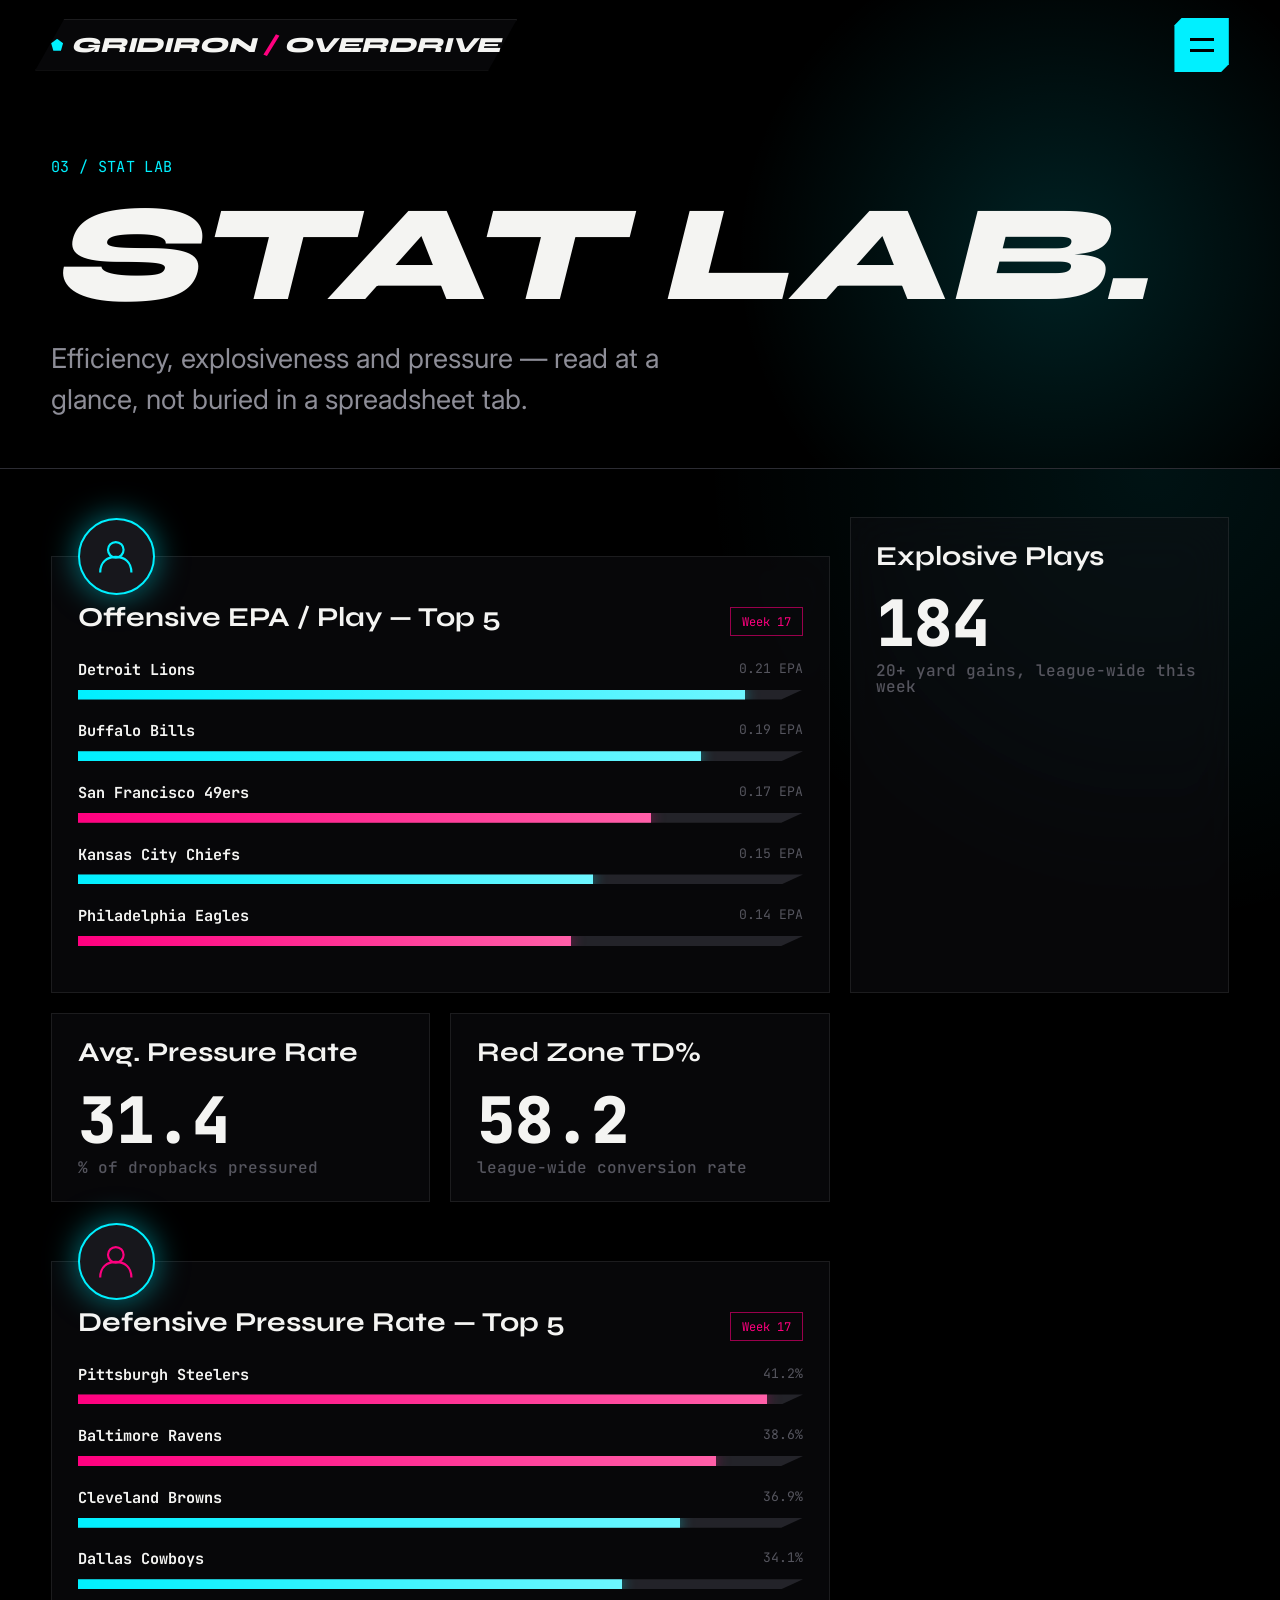
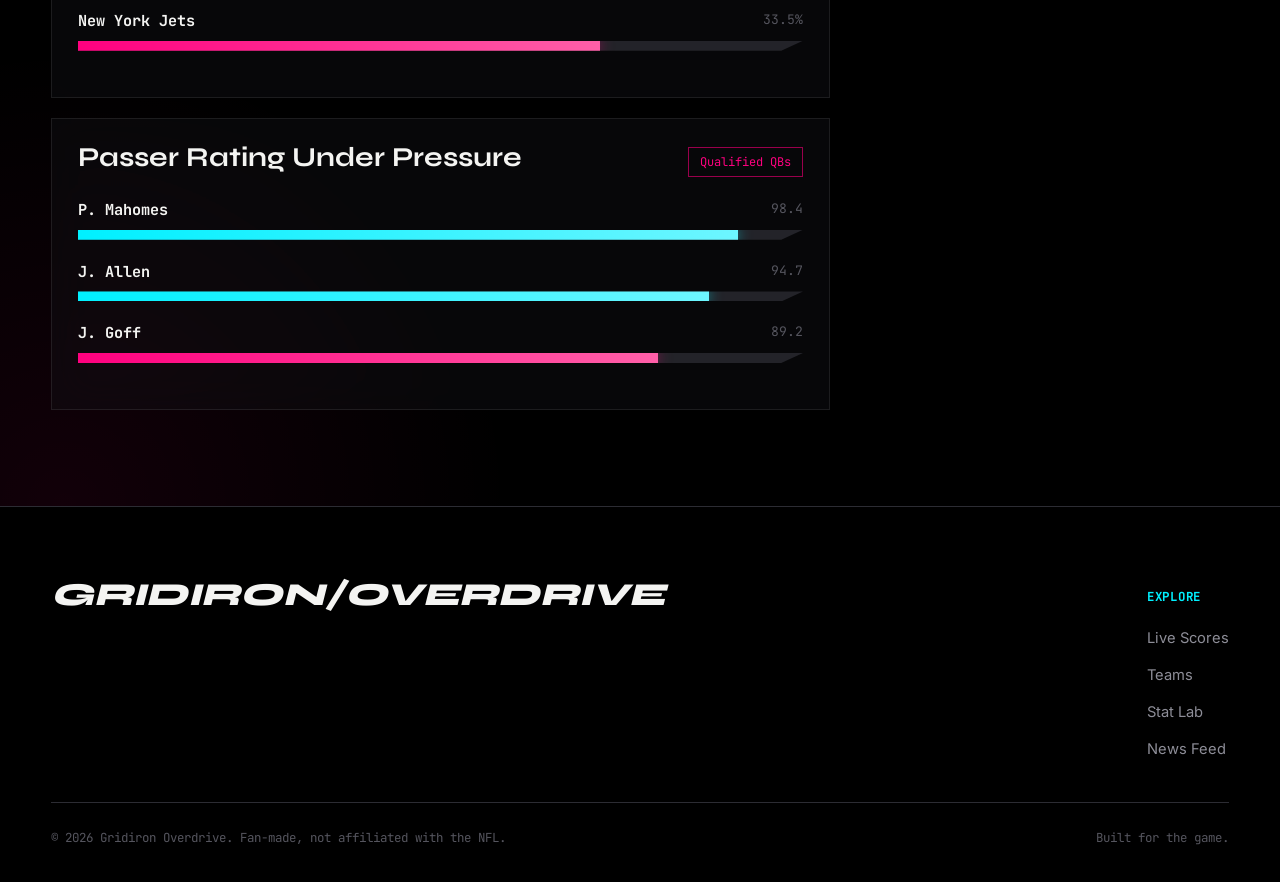
<file: stats.html>
<!DOCTYPE html>
<html lang="en">
<head>
<meta charset="UTF-8">
<meta name="viewport" content="width=device-width, initial-scale=1.0">
<title>Stat Lab — Gridiron Overdrive</title>
<meta name="description" content="League-leading efficiency numbers presented as a cybernetic dashboard with neon progress bars.">
<link rel="stylesheet" href="style.css">
</head>
<body>
<a class="skip-link" href="#main">Skip to content</a>

<header class="gnav">
  <a href="index.html" class="gnav__mark"><span class="dot"></span>GRIDIRON<span style="color:var(--pink)">/</span>OVERDRIVE</a>
  <button class="gnav__toggle" data-nav-toggle aria-expanded="false" aria-controls="site-nav" aria-label="Open menu">
    <span></span><span></span>
  </button>
</header>

<nav class="gnav__panel" id="site-nav" data-nav-panel aria-label="Primary">
  <ul class="gnav__list">
    <li><a href="index.html"><span class="idx">00</span>Home</a></li>
    <li><a href="scores.html"><span class="idx">01</span>Live Scores</a></li>
    <li><a href="teams.html"><span class="idx">02</span>Teams</a></li>
    <li><a href="stats.html" aria-current="page"><span class="idx">03</span>Stat Lab</a></li>
    <li><a href="news.html"><span class="idx">04</span>News Feed</a></li>
  </ul>
</nav>

<main id="main">
  <section class="pagehero">
    <span class="eyebrow pagehero__eyebrow">03 / STAT LAB</span>
    <h1 class="pagehero__title glitch" data-text="Stat Lab.">Stat Lab.</h1>
    <p class="pagehero__sub">Efficiency, explosiveness and pressure — read at a glance, not buried in a spreadsheet tab.</p>
  </section>

  <section class="dash">
    <div class="dash__grid">

      <div class="dashcard dashcard--wide dashcard--badged">
        <span class="dashcard__badge" aria-hidden="true">
          <svg viewBox="0 0 48 48"><circle cx="24" cy="16" r="9" fill="none" stroke="#00f0ff" stroke-width="2.5"/><path d="M6,42 C6,30 14,24 24,24 C34,24 42,30 42,42" fill="none" stroke="#00f0ff" stroke-width="2.5"/></svg>
        </span>
        <div class="dashcard__head">
          <h3 class="glitch" data-text="Offensive EPA / Play — Top 5">Offensive EPA / Play — Top 5</h3>
          <span class="tag">Week 17</span>
        </div>

        <div class="stat-row">
          <div class="stat-row__label"><b>Detroit Lions</b><span>0.21 EPA</span></div>
          <div class="bar"><div class="bar__fill" data-fill="92"></div></div>
        </div>
        <div class="stat-row">
          <div class="stat-row__label"><b>Buffalo Bills</b><span>0.19 EPA</span></div>
          <div class="bar"><div class="bar__fill" data-fill="86"></div></div>
        </div>
        <div class="stat-row">
          <div class="stat-row__label"><b>San Francisco 49ers</b><span>0.17 EPA</span></div>
          <div class="bar"><div class="bar__fill pink" data-fill="79"></div></div>
        </div>
        <div class="stat-row">
          <div class="stat-row__label"><b>Kansas City Chiefs</b><span>0.15 EPA</span></div>
          <div class="bar"><div class="bar__fill" data-fill="71"></div></div>
        </div>
        <div class="stat-row">
          <div class="stat-row__label"><b>Philadelphia Eagles</b><span>0.14 EPA</span></div>
          <div class="bar"><div class="bar__fill pink" data-fill="68"></div></div>
        </div>
      </div>

      <div class="dashcard">
        <div class="dashcard__head"><h3>Explosive Plays</h3></div>
        <div class="bignum">184<small>20+ yard gains, league-wide this week</small></div>
      </div>

      <div class="dashcard">
        <div class="dashcard__head"><h3>Avg. Pressure Rate</h3></div>
        <div class="bignum">31.4<small>% of dropbacks pressured</small></div>
      </div>

      <div class="dashcard">
        <div class="dashcard__head"><h3>Red Zone TD%</h3></div>
        <div class="bignum">58.2<small>league-wide conversion rate</small></div>
      </div>

      <div class="dashcard dashcard--wide dashcard--badged">
        <span class="dashcard__badge" aria-hidden="true">
          <svg viewBox="0 0 48 48"><circle cx="24" cy="16" r="9" fill="none" stroke="#ff007f" stroke-width="2.5"/><path d="M6,42 C6,30 14,24 24,24 C34,24 42,30 42,42" fill="none" stroke="#ff007f" stroke-width="2.5"/></svg>
        </span>
        <div class="dashcard__head">
          <h3 class="glitch" data-text="Defensive Pressure Rate — Top 5">Defensive Pressure Rate — Top 5</h3>
          <span class="tag">Week 17</span>
        </div>

        <div class="stat-row">
          <div class="stat-row__label"><b>Pittsburgh Steelers</b><span>41.2%</span></div>
          <div class="bar"><div class="bar__fill pink" data-fill="95"></div></div>
        </div>
        <div class="stat-row">
          <div class="stat-row__label"><b>Baltimore Ravens</b><span>38.6%</span></div>
          <div class="bar"><div class="bar__fill pink" data-fill="88"></div></div>
        </div>
        <div class="stat-row">
          <div class="stat-row__label"><b>Cleveland Browns</b><span>36.9%</span></div>
          <div class="bar"><div class="bar__fill" data-fill="83"></div></div>
        </div>
        <div class="stat-row">
          <div class="stat-row__label"><b>Dallas Cowboys</b><span>34.1%</span></div>
          <div class="bar"><div class="bar__fill" data-fill="75"></div></div>
        </div>
        <div class="stat-row">
          <div class="stat-row__label"><b>New York Jets</b><span>33.5%</span></div>
          <div class="bar"><div class="bar__fill pink" data-fill="72"></div></div>
        </div>
      </div>

      <div class="dashcard dashcard--wide">
        <div class="dashcard__head">
          <h3>Passer Rating Under Pressure</h3>
          <span class="tag">Qualified QBs</span>
        </div>
        <div class="stat-row">
          <div class="stat-row__label"><b>P. Mahomes</b><span>98.4</span></div>
          <div class="bar"><div class="bar__fill" data-fill="91"></div></div>
        </div>
        <div class="stat-row">
          <div class="stat-row__label"><b>J. Allen</b><span>94.7</span></div>
          <div class="bar"><div class="bar__fill" data-fill="87"></div></div>
        </div>
        <div class="stat-row">
          <div class="stat-row__label"><b>J. Goff</b><span>89.2</span></div>
          <div class="bar"><div class="bar__fill pink" data-fill="80"></div></div>
        </div>
      </div>

    </div>
  </section>
</main>

<footer class="gfoot">
  <div class="gfoot__top">
    <span class="gfoot__mark">GRIDIRON/OVERDRIVE</span>
    <div class="gfoot__cols">
      <div class="gfoot__col">
        <h4>Explore</h4>
        <ul>
          <li><a href="scores.html">Live Scores</a></li>
          <li><a href="teams.html">Teams</a></li>
          <li><a href="stats.html">Stat Lab</a></li>
          <li><a href="news.html">News Feed</a></li>
        </ul>
      </div>
    </div>
  </div>
  <div class="gfoot__bottom">
    <span>© 2026 Gridiron Overdrive. Fan-made, not affiliated with the NFL.</span>
    <span>Built for the game.</span>
  </div>
</footer>

<script src="script.js"></script>
</body>
</html>
</file>
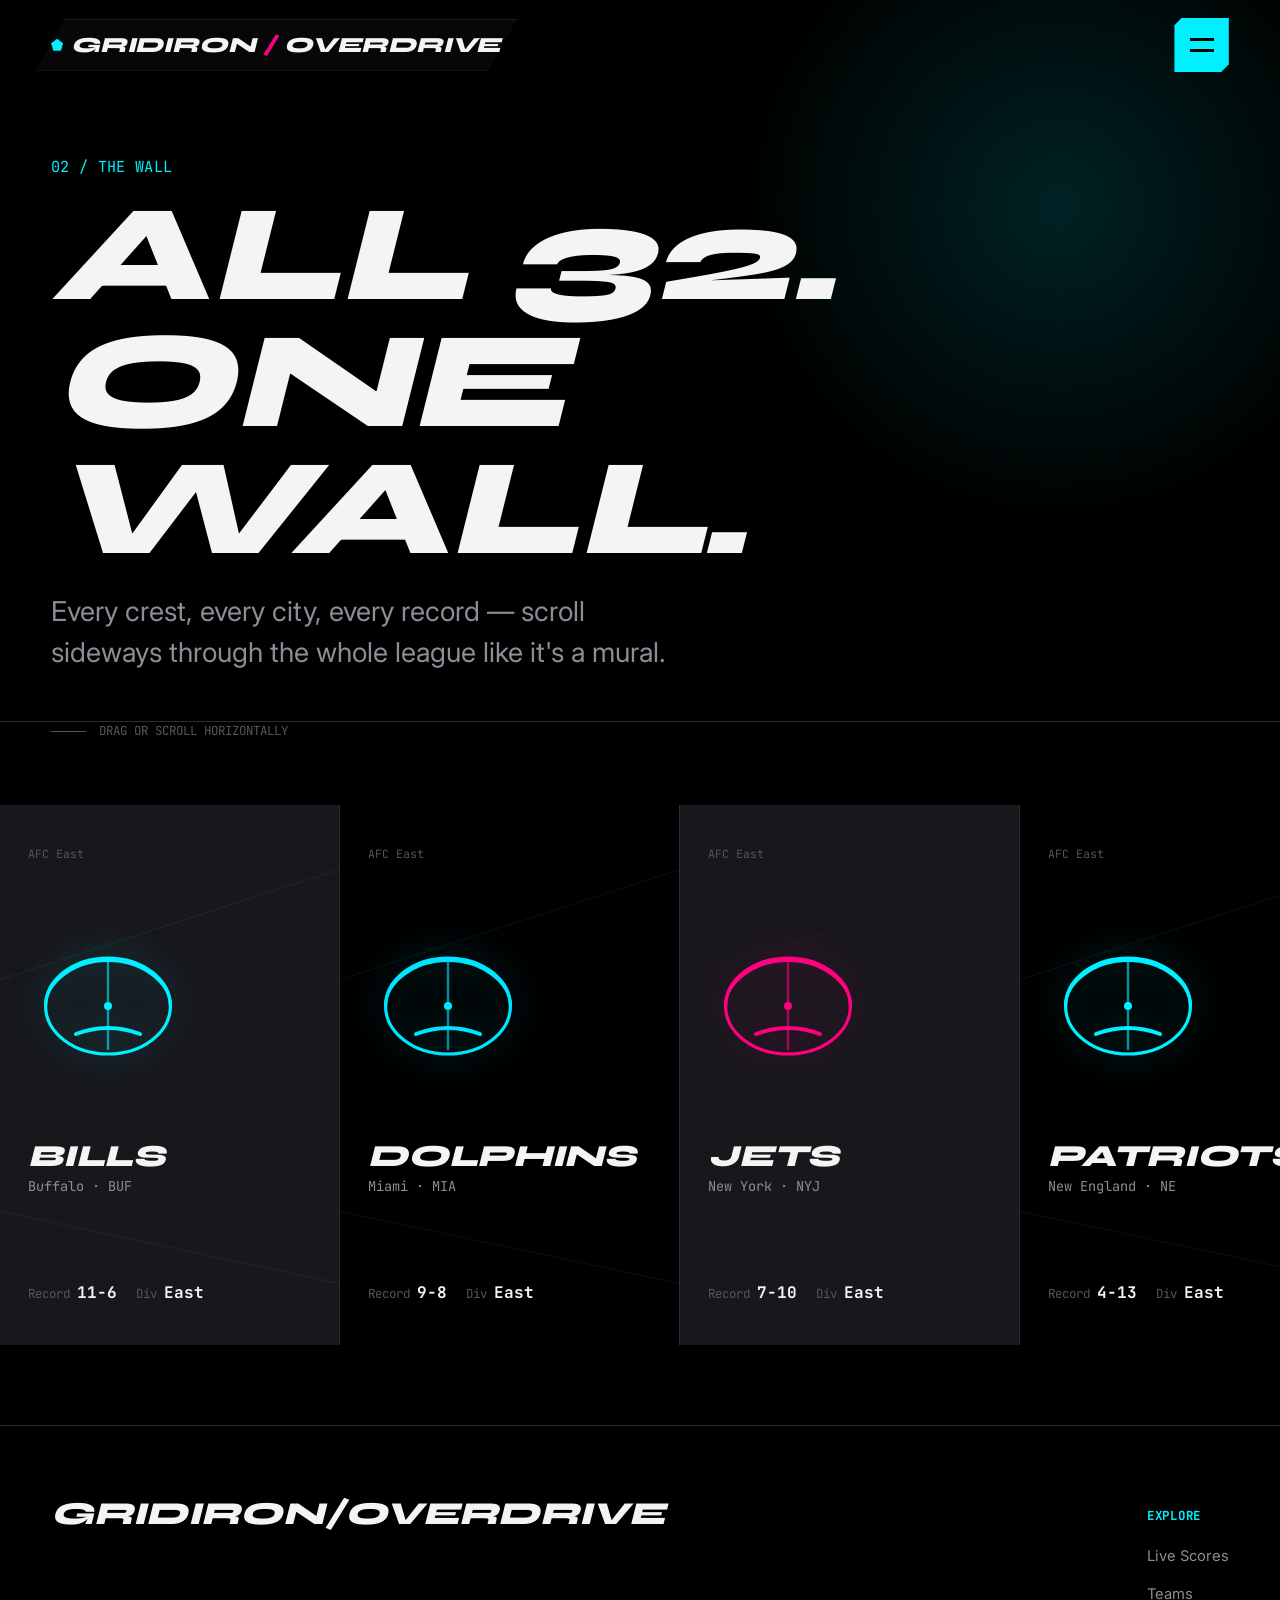
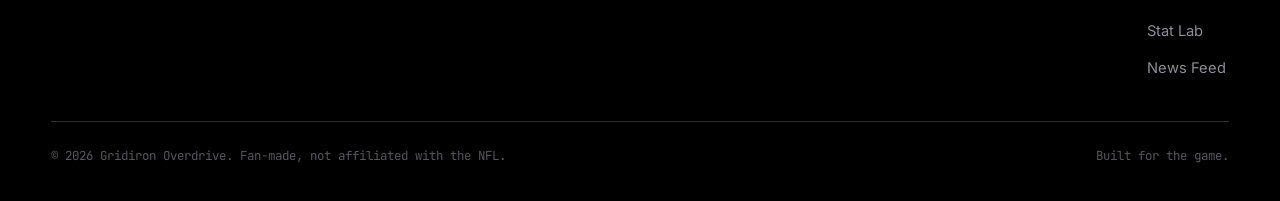
<file: teams.html>
<!DOCTYPE html>
<html lang="en">
<head>
<meta charset="UTF-8">
<meta name="viewport" content="width=device-width, initial-scale=1.0">
<title>Teams — Gridiron Overdrive</title>
<meta name="description" content="All 32 NFL teams on one scrolling graffiti wall — city, crest, record, division.">
<link rel="stylesheet" href="style.css">
</head>
<body>
<a class="skip-link" href="#main">Skip to content</a>

<header class="gnav">
  <a href="index.html" class="gnav__mark"><span class="dot"></span>GRIDIRON<span style="color:var(--pink)">/</span>OVERDRIVE</a>
  <button class="gnav__toggle" data-nav-toggle aria-expanded="false" aria-controls="site-nav" aria-label="Open menu">
    <span></span><span></span>
  </button>
</header>

<nav class="gnav__panel" id="site-nav" data-nav-panel aria-label="Primary">
  <ul class="gnav__list">
    <li><a href="index.html"><span class="idx">00</span>Home</a></li>
    <li><a href="scores.html"><span class="idx">01</span>Live Scores</a></li>
    <li><a href="teams.html" aria-current="page"><span class="idx">02</span>Teams</a></li>
    <li><a href="stats.html"><span class="idx">03</span>Stat Lab</a></li>
    <li><a href="news.html"><span class="idx">04</span>News Feed</a></li>
  </ul>
</nav>

<main id="main">
  <section class="pagehero">
    <span class="eyebrow pagehero__eyebrow">02 / THE WALL</span>
    <h1 class="pagehero__title">All 32.<br>One Wall.</h1>
    <p class="pagehero__sub">Every crest, every city, every record — scroll sideways through the whole league like it's a mural.</p>
  </section>

  <div class="wallhint"><span class="arrow" aria-hidden="true"></span>DRAG OR SCROLL HORIZONTALLY</div>

  <div class="wall" tabindex="0" role="region" aria-label="Scrollable list of all 32 NFL teams">
      <article class="wallcard" style="--glow: #00f0ff66;">
        <span class="wallcard__conf mono">AFC East</span>
        <svg class="wallcard__helmet" viewBox="0 0 200 160" aria-hidden="true">
        <ellipse cx="100" cy="85" rx="78" ry="60" fill="none" stroke="#00f0ff" stroke-width="4"/>
        <path d="M22,85 C22,55 58,28 100,28 C142,28 178,55 178,85" fill="none" stroke="#00f0ff" stroke-width="4"/>
        <path d="M100,28 L100,140" stroke="#00f0ff" stroke-width="3" opacity="0.6"/>
        <path d="M60,120 Q100,105 140,120" fill="none" stroke="#00f0ff" stroke-width="5" stroke-linecap="round"/>
        <circle cx="100" cy="85" r="5" fill="#00f0ff"/>
      </svg>
        <div>
          <h3 class="wallcard__name">Bills</h3>
          <span class="wallcard__city">Buffalo &middot; BUF</span>
        </div>
        <div class="wallcard__record"><span>Record <b>11-6</b></span><span>Div <b>East</b></span></div>
      </article>
      <article class="wallcard" style="--glow: #00e5ff66;">
        <span class="wallcard__conf mono">AFC East</span>
        <svg class="wallcard__helmet" viewBox="0 0 200 160" aria-hidden="true">
        <ellipse cx="100" cy="85" rx="78" ry="60" fill="none" stroke="#00e5ff" stroke-width="4"/>
        <path d="M22,85 C22,55 58,28 100,28 C142,28 178,55 178,85" fill="none" stroke="#00e5ff" stroke-width="4"/>
        <path d="M100,28 L100,140" stroke="#00e5ff" stroke-width="3" opacity="0.6"/>
        <path d="M60,120 Q100,105 140,120" fill="none" stroke="#00e5ff" stroke-width="5" stroke-linecap="round"/>
        <circle cx="100" cy="85" r="5" fill="#00e5ff"/>
      </svg>
        <div>
          <h3 class="wallcard__name">Dolphins</h3>
          <span class="wallcard__city">Miami &middot; MIA</span>
        </div>
        <div class="wallcard__record"><span>Record <b>9-8</b></span><span>Div <b>East</b></span></div>
      </article>
      <article class="wallcard" style="--glow: #ff007f66;">
        <span class="wallcard__conf mono">AFC East</span>
        <svg class="wallcard__helmet" viewBox="0 0 200 160" aria-hidden="true">
        <ellipse cx="100" cy="85" rx="78" ry="60" fill="none" stroke="#ff007f" stroke-width="4"/>
        <path d="M22,85 C22,55 58,28 100,28 C142,28 178,55 178,85" fill="none" stroke="#ff007f" stroke-width="4"/>
        <path d="M100,28 L100,140" stroke="#ff007f" stroke-width="3" opacity="0.6"/>
        <path d="M60,120 Q100,105 140,120" fill="none" stroke="#ff007f" stroke-width="5" stroke-linecap="round"/>
        <circle cx="100" cy="85" r="5" fill="#ff007f"/>
      </svg>
        <div>
          <h3 class="wallcard__name">Jets</h3>
          <span class="wallcard__city">New York &middot; NYJ</span>
        </div>
        <div class="wallcard__record"><span>Record <b>7-10</b></span><span>Div <b>East</b></span></div>
      </article>
      <article class="wallcard" style="--glow: #00f0ff66;">
        <span class="wallcard__conf mono">AFC East</span>
        <svg class="wallcard__helmet" viewBox="0 0 200 160" aria-hidden="true">
        <ellipse cx="100" cy="85" rx="78" ry="60" fill="none" stroke="#00f0ff" stroke-width="4"/>
        <path d="M22,85 C22,55 58,28 100,28 C142,28 178,55 178,85" fill="none" stroke="#00f0ff" stroke-width="4"/>
        <path d="M100,28 L100,140" stroke="#00f0ff" stroke-width="3" opacity="0.6"/>
        <path d="M60,120 Q100,105 140,120" fill="none" stroke="#00f0ff" stroke-width="5" stroke-linecap="round"/>
        <circle cx="100" cy="85" r="5" fill="#00f0ff"/>
      </svg>
        <div>
          <h3 class="wallcard__name">Patriots</h3>
          <span class="wallcard__city">New England &middot; NE</span>
        </div>
        <div class="wallcard__record"><span>Record <b>4-13</b></span><span>Div <b>East</b></span></div>
      </article>
      <article class="wallcard" style="--glow: #ff007f66;">
        <span class="wallcard__conf mono">AFC North</span>
        <svg class="wallcard__helmet" viewBox="0 0 200 160" aria-hidden="true">
        <ellipse cx="100" cy="85" rx="78" ry="60" fill="none" stroke="#ff007f" stroke-width="4"/>
        <path d="M22,85 C22,55 58,28 100,28 C142,28 178,55 178,85" fill="none" stroke="#ff007f" stroke-width="4"/>
        <path d="M100,28 L100,140" stroke="#ff007f" stroke-width="3" opacity="0.6"/>
        <path d="M60,120 Q100,105 140,120" fill="none" stroke="#ff007f" stroke-width="5" stroke-linecap="round"/>
        <circle cx="100" cy="85" r="5" fill="#ff007f"/>
      </svg>
        <div>
          <h3 class="wallcard__name">Ravens</h3>
          <span class="wallcard__city">Baltimore &middot; BAL</span>
        </div>
        <div class="wallcard__record"><span>Record <b>12-5</b></span><span>Div <b>North</b></span></div>
      </article>
      <article class="wallcard" style="--glow: #00e5ff66;">
        <span class="wallcard__conf mono">AFC North</span>
        <svg class="wallcard__helmet" viewBox="0 0 200 160" aria-hidden="true">
        <ellipse cx="100" cy="85" rx="78" ry="60" fill="none" stroke="#00e5ff" stroke-width="4"/>
        <path d="M22,85 C22,55 58,28 100,28 C142,28 178,55 178,85" fill="none" stroke="#00e5ff" stroke-width="4"/>
        <path d="M100,28 L100,140" stroke="#00e5ff" stroke-width="3" opacity="0.6"/>
        <path d="M60,120 Q100,105 140,120" fill="none" stroke="#00e5ff" stroke-width="5" stroke-linecap="round"/>
        <circle cx="100" cy="85" r="5" fill="#00e5ff"/>
      </svg>
        <div>
          <h3 class="wallcard__name">Steelers</h3>
          <span class="wallcard__city">Pittsburgh &middot; PIT</span>
        </div>
        <div class="wallcard__record"><span>Record <b>10-7</b></span><span>Div <b>North</b></span></div>
      </article>
      <article class="wallcard" style="--glow: #00f0ff66;">
        <span class="wallcard__conf mono">AFC North</span>
        <svg class="wallcard__helmet" viewBox="0 0 200 160" aria-hidden="true">
        <ellipse cx="100" cy="85" rx="78" ry="60" fill="none" stroke="#00f0ff" stroke-width="4"/>
        <path d="M22,85 C22,55 58,28 100,28 C142,28 178,55 178,85" fill="none" stroke="#00f0ff" stroke-width="4"/>
        <path d="M100,28 L100,140" stroke="#00f0ff" stroke-width="3" opacity="0.6"/>
        <path d="M60,120 Q100,105 140,120" fill="none" stroke="#00f0ff" stroke-width="5" stroke-linecap="round"/>
        <circle cx="100" cy="85" r="5" fill="#00f0ff"/>
      </svg>
        <div>
          <h3 class="wallcard__name">Bengals</h3>
          <span class="wallcard__city">Cincinnati &middot; CIN</span>
        </div>
        <div class="wallcard__record"><span>Record <b>9-8</b></span><span>Div <b>North</b></span></div>
      </article>
      <article class="wallcard" style="--glow: #ff007f66;">
        <span class="wallcard__conf mono">AFC North</span>
        <svg class="wallcard__helmet" viewBox="0 0 200 160" aria-hidden="true">
        <ellipse cx="100" cy="85" rx="78" ry="60" fill="none" stroke="#ff007f" stroke-width="4"/>
        <path d="M22,85 C22,55 58,28 100,28 C142,28 178,55 178,85" fill="none" stroke="#ff007f" stroke-width="4"/>
        <path d="M100,28 L100,140" stroke="#ff007f" stroke-width="3" opacity="0.6"/>
        <path d="M60,120 Q100,105 140,120" fill="none" stroke="#ff007f" stroke-width="5" stroke-linecap="round"/>
        <circle cx="100" cy="85" r="5" fill="#ff007f"/>
      </svg>
        <div>
          <h3 class="wallcard__name">Browns</h3>
          <span class="wallcard__city">Cleveland &middot; CLE</span>
        </div>
        <div class="wallcard__record"><span>Record <b>3-14</b></span><span>Div <b>North</b></span></div>
      </article>
      <article class="wallcard" style="--glow: #00e5ff66;">
        <span class="wallcard__conf mono">AFC South</span>
        <svg class="wallcard__helmet" viewBox="0 0 200 160" aria-hidden="true">
        <ellipse cx="100" cy="85" rx="78" ry="60" fill="none" stroke="#00e5ff" stroke-width="4"/>
        <path d="M22,85 C22,55 58,28 100,28 C142,28 178,55 178,85" fill="none" stroke="#00e5ff" stroke-width="4"/>
        <path d="M100,28 L100,140" stroke="#00e5ff" stroke-width="3" opacity="0.6"/>
        <path d="M60,120 Q100,105 140,120" fill="none" stroke="#00e5ff" stroke-width="5" stroke-linecap="round"/>
        <circle cx="100" cy="85" r="5" fill="#00e5ff"/>
      </svg>
        <div>
          <h3 class="wallcard__name">Texans</h3>
          <span class="wallcard__city">Houston &middot; HOU</span>
        </div>
        <div class="wallcard__record"><span>Record <b>10-7</b></span><span>Div <b>South</b></span></div>
      </article>
      <article class="wallcard" style="--glow: #00f0ff66;">
        <span class="wallcard__conf mono">AFC South</span>
        <svg class="wallcard__helmet" viewBox="0 0 200 160" aria-hidden="true">
        <ellipse cx="100" cy="85" rx="78" ry="60" fill="none" stroke="#00f0ff" stroke-width="4"/>
        <path d="M22,85 C22,55 58,28 100,28 C142,28 178,55 178,85" fill="none" stroke="#00f0ff" stroke-width="4"/>
        <path d="M100,28 L100,140" stroke="#00f0ff" stroke-width="3" opacity="0.6"/>
        <path d="M60,120 Q100,105 140,120" fill="none" stroke="#00f0ff" stroke-width="5" stroke-linecap="round"/>
        <circle cx="100" cy="85" r="5" fill="#00f0ff"/>
      </svg>
        <div>
          <h3 class="wallcard__name">Jaguars</h3>
          <span class="wallcard__city">Jacksonville &middot; JAX</span>
        </div>
        <div class="wallcard__record"><span>Record <b>8-9</b></span><span>Div <b>South</b></span></div>
      </article>
      <article class="wallcard" style="--glow: #ff007f66;">
        <span class="wallcard__conf mono">AFC South</span>
        <svg class="wallcard__helmet" viewBox="0 0 200 160" aria-hidden="true">
        <ellipse cx="100" cy="85" rx="78" ry="60" fill="none" stroke="#ff007f" stroke-width="4"/>
        <path d="M22,85 C22,55 58,28 100,28 C142,28 178,55 178,85" fill="none" stroke="#ff007f" stroke-width="4"/>
        <path d="M100,28 L100,140" stroke="#ff007f" stroke-width="3" opacity="0.6"/>
        <path d="M60,120 Q100,105 140,120" fill="none" stroke="#ff007f" stroke-width="5" stroke-linecap="round"/>
        <circle cx="100" cy="85" r="5" fill="#ff007f"/>
      </svg>
        <div>
          <h3 class="wallcard__name">Colts</h3>
          <span class="wallcard__city">Indianapolis &middot; IND</span>
        </div>
        <div class="wallcard__record"><span>Record <b>8-9</b></span><span>Div <b>South</b></span></div>
      </article>
      <article class="wallcard" style="--glow: #00e5ff66;">
        <span class="wallcard__conf mono">AFC South</span>
        <svg class="wallcard__helmet" viewBox="0 0 200 160" aria-hidden="true">
        <ellipse cx="100" cy="85" rx="78" ry="60" fill="none" stroke="#00e5ff" stroke-width="4"/>
        <path d="M22,85 C22,55 58,28 100,28 C142,28 178,55 178,85" fill="none" stroke="#00e5ff" stroke-width="4"/>
        <path d="M100,28 L100,140" stroke="#00e5ff" stroke-width="3" opacity="0.6"/>
        <path d="M60,120 Q100,105 140,120" fill="none" stroke="#00e5ff" stroke-width="5" stroke-linecap="round"/>
        <circle cx="100" cy="85" r="5" fill="#00e5ff"/>
      </svg>
        <div>
          <h3 class="wallcard__name">Titans</h3>
          <span class="wallcard__city">Tennessee &middot; TEN</span>
        </div>
        <div class="wallcard__record"><span>Record <b>3-14</b></span><span>Div <b>South</b></span></div>
      </article>
      <article class="wallcard" style="--glow: #ff007f66;">
        <span class="wallcard__conf mono">AFC West</span>
        <svg class="wallcard__helmet" viewBox="0 0 200 160" aria-hidden="true">
        <ellipse cx="100" cy="85" rx="78" ry="60" fill="none" stroke="#ff007f" stroke-width="4"/>
        <path d="M22,85 C22,55 58,28 100,28 C142,28 178,55 178,85" fill="none" stroke="#ff007f" stroke-width="4"/>
        <path d="M100,28 L100,140" stroke="#ff007f" stroke-width="3" opacity="0.6"/>
        <path d="M60,120 Q100,105 140,120" fill="none" stroke="#ff007f" stroke-width="5" stroke-linecap="round"/>
        <circle cx="100" cy="85" r="5" fill="#ff007f"/>
      </svg>
        <div>
          <h3 class="wallcard__name">Chiefs</h3>
          <span class="wallcard__city">Kansas City &middot; KC</span>
        </div>
        <div class="wallcard__record"><span>Record <b>15-2</b></span><span>Div <b>West</b></span></div>
      </article>
      <article class="wallcard" style="--glow: #00f0ff66;">
        <span class="wallcard__conf mono">AFC West</span>
        <svg class="wallcard__helmet" viewBox="0 0 200 160" aria-hidden="true">
        <ellipse cx="100" cy="85" rx="78" ry="60" fill="none" stroke="#00f0ff" stroke-width="4"/>
        <path d="M22,85 C22,55 58,28 100,28 C142,28 178,55 178,85" fill="none" stroke="#00f0ff" stroke-width="4"/>
        <path d="M100,28 L100,140" stroke="#00f0ff" stroke-width="3" opacity="0.6"/>
        <path d="M60,120 Q100,105 140,120" fill="none" stroke="#00f0ff" stroke-width="5" stroke-linecap="round"/>
        <circle cx="100" cy="85" r="5" fill="#00f0ff"/>
      </svg>
        <div>
          <h3 class="wallcard__name">Broncos</h3>
          <span class="wallcard__city">Denver &middot; DEN</span>
        </div>
        <div class="wallcard__record"><span>Record <b>10-7</b></span><span>Div <b>West</b></span></div>
      </article>
      <article class="wallcard" style="--glow: #00e5ff66;">
        <span class="wallcard__conf mono">AFC West</span>
        <svg class="wallcard__helmet" viewBox="0 0 200 160" aria-hidden="true">
        <ellipse cx="100" cy="85" rx="78" ry="60" fill="none" stroke="#00e5ff" stroke-width="4"/>
        <path d="M22,85 C22,55 58,28 100,28 C142,28 178,55 178,85" fill="none" stroke="#00e5ff" stroke-width="4"/>
        <path d="M100,28 L100,140" stroke="#00e5ff" stroke-width="3" opacity="0.6"/>
        <path d="M60,120 Q100,105 140,120" fill="none" stroke="#00e5ff" stroke-width="5" stroke-linecap="round"/>
        <circle cx="100" cy="85" r="5" fill="#00e5ff"/>
      </svg>
        <div>
          <h3 class="wallcard__name">Chargers</h3>
          <span class="wallcard__city">Los Angeles &middot; LAC</span>
        </div>
        <div class="wallcard__record"><span>Record <b>11-6</b></span><span>Div <b>West</b></span></div>
      </article>
      <article class="wallcard" style="--glow: #ff007f66;">
        <span class="wallcard__conf mono">AFC West</span>
        <svg class="wallcard__helmet" viewBox="0 0 200 160" aria-hidden="true">
        <ellipse cx="100" cy="85" rx="78" ry="60" fill="none" stroke="#ff007f" stroke-width="4"/>
        <path d="M22,85 C22,55 58,28 100,28 C142,28 178,55 178,85" fill="none" stroke="#ff007f" stroke-width="4"/>
        <path d="M100,28 L100,140" stroke="#ff007f" stroke-width="3" opacity="0.6"/>
        <path d="M60,120 Q100,105 140,120" fill="none" stroke="#ff007f" stroke-width="5" stroke-linecap="round"/>
        <circle cx="100" cy="85" r="5" fill="#ff007f"/>
      </svg>
        <div>
          <h3 class="wallcard__name">Raiders</h3>
          <span class="wallcard__city">Las Vegas &middot; LV</span>
        </div>
        <div class="wallcard__record"><span>Record <b>4-13</b></span><span>Div <b>West</b></span></div>
      </article>
      <article class="wallcard" style="--glow: #00f0ff66;">
        <span class="wallcard__conf mono">NFC East</span>
        <svg class="wallcard__helmet" viewBox="0 0 200 160" aria-hidden="true">
        <ellipse cx="100" cy="85" rx="78" ry="60" fill="none" stroke="#00f0ff" stroke-width="4"/>
        <path d="M22,85 C22,55 58,28 100,28 C142,28 178,55 178,85" fill="none" stroke="#00f0ff" stroke-width="4"/>
        <path d="M100,28 L100,140" stroke="#00f0ff" stroke-width="3" opacity="0.6"/>
        <path d="M60,120 Q100,105 140,120" fill="none" stroke="#00f0ff" stroke-width="5" stroke-linecap="round"/>
        <circle cx="100" cy="85" r="5" fill="#00f0ff"/>
      </svg>
        <div>
          <h3 class="wallcard__name">Eagles</h3>
          <span class="wallcard__city">Philadelphia &middot; PHI</span>
        </div>
        <div class="wallcard__record"><span>Record <b>14-3</b></span><span>Div <b>East</b></span></div>
      </article>
      <article class="wallcard" style="--glow: #00e5ff66;">
        <span class="wallcard__conf mono">NFC East</span>
        <svg class="wallcard__helmet" viewBox="0 0 200 160" aria-hidden="true">
        <ellipse cx="100" cy="85" rx="78" ry="60" fill="none" stroke="#00e5ff" stroke-width="4"/>
        <path d="M22,85 C22,55 58,28 100,28 C142,28 178,55 178,85" fill="none" stroke="#00e5ff" stroke-width="4"/>
        <path d="M100,28 L100,140" stroke="#00e5ff" stroke-width="3" opacity="0.6"/>
        <path d="M60,120 Q100,105 140,120" fill="none" stroke="#00e5ff" stroke-width="5" stroke-linecap="round"/>
        <circle cx="100" cy="85" r="5" fill="#00e5ff"/>
      </svg>
        <div>
          <h3 class="wallcard__name">Cowboys</h3>
          <span class="wallcard__city">Dallas &middot; DAL</span>
        </div>
        <div class="wallcard__record"><span>Record <b>7-10</b></span><span>Div <b>East</b></span></div>
      </article>
      <article class="wallcard" style="--glow: #ff007f66;">
        <span class="wallcard__conf mono">NFC East</span>
        <svg class="wallcard__helmet" viewBox="0 0 200 160" aria-hidden="true">
        <ellipse cx="100" cy="85" rx="78" ry="60" fill="none" stroke="#ff007f" stroke-width="4"/>
        <path d="M22,85 C22,55 58,28 100,28 C142,28 178,55 178,85" fill="none" stroke="#ff007f" stroke-width="4"/>
        <path d="M100,28 L100,140" stroke="#ff007f" stroke-width="3" opacity="0.6"/>
        <path d="M60,120 Q100,105 140,120" fill="none" stroke="#ff007f" stroke-width="5" stroke-linecap="round"/>
        <circle cx="100" cy="85" r="5" fill="#ff007f"/>
      </svg>
        <div>
          <h3 class="wallcard__name">Commanders</h3>
          <span class="wallcard__city">Washington &middot; WAS</span>
        </div>
        <div class="wallcard__record"><span>Record <b>12-5</b></span><span>Div <b>East</b></span></div>
      </article>
      <article class="wallcard" style="--glow: #00f0ff66;">
        <span class="wallcard__conf mono">NFC East</span>
        <svg class="wallcard__helmet" viewBox="0 0 200 160" aria-hidden="true">
        <ellipse cx="100" cy="85" rx="78" ry="60" fill="none" stroke="#00f0ff" stroke-width="4"/>
        <path d="M22,85 C22,55 58,28 100,28 C142,28 178,55 178,85" fill="none" stroke="#00f0ff" stroke-width="4"/>
        <path d="M100,28 L100,140" stroke="#00f0ff" stroke-width="3" opacity="0.6"/>
        <path d="M60,120 Q100,105 140,120" fill="none" stroke="#00f0ff" stroke-width="5" stroke-linecap="round"/>
        <circle cx="100" cy="85" r="5" fill="#00f0ff"/>
      </svg>
        <div>
          <h3 class="wallcard__name">Giants</h3>
          <span class="wallcard__city">New York &middot; NYG</span>
        </div>
        <div class="wallcard__record"><span>Record <b>3-14</b></span><span>Div <b>East</b></span></div>
      </article>
      <article class="wallcard" style="--glow: #00e5ff66;">
        <span class="wallcard__conf mono">NFC North</span>
        <svg class="wallcard__helmet" viewBox="0 0 200 160" aria-hidden="true">
        <ellipse cx="100" cy="85" rx="78" ry="60" fill="none" stroke="#00e5ff" stroke-width="4"/>
        <path d="M22,85 C22,55 58,28 100,28 C142,28 178,55 178,85" fill="none" stroke="#00e5ff" stroke-width="4"/>
        <path d="M100,28 L100,140" stroke="#00e5ff" stroke-width="3" opacity="0.6"/>
        <path d="M60,120 Q100,105 140,120" fill="none" stroke="#00e5ff" stroke-width="5" stroke-linecap="round"/>
        <circle cx="100" cy="85" r="5" fill="#00e5ff"/>
      </svg>
        <div>
          <h3 class="wallcard__name">Lions</h3>
          <span class="wallcard__city">Detroit &middot; DET</span>
        </div>
        <div class="wallcard__record"><span>Record <b>15-2</b></span><span>Div <b>North</b></span></div>
      </article>
      <article class="wallcard" style="--glow: #ff007f66;">
        <span class="wallcard__conf mono">NFC North</span>
        <svg class="wallcard__helmet" viewBox="0 0 200 160" aria-hidden="true">
        <ellipse cx="100" cy="85" rx="78" ry="60" fill="none" stroke="#ff007f" stroke-width="4"/>
        <path d="M22,85 C22,55 58,28 100,28 C142,28 178,55 178,85" fill="none" stroke="#ff007f" stroke-width="4"/>
        <path d="M100,28 L100,140" stroke="#ff007f" stroke-width="3" opacity="0.6"/>
        <path d="M60,120 Q100,105 140,120" fill="none" stroke="#ff007f" stroke-width="5" stroke-linecap="round"/>
        <circle cx="100" cy="85" r="5" fill="#ff007f"/>
      </svg>
        <div>
          <h3 class="wallcard__name">Vikings</h3>
          <span class="wallcard__city">Minnesota &middot; MIN</span>
        </div>
        <div class="wallcard__record"><span>Record <b>14-3</b></span><span>Div <b>North</b></span></div>
      </article>
      <article class="wallcard" style="--glow: #00f0ff66;">
        <span class="wallcard__conf mono">NFC North</span>
        <svg class="wallcard__helmet" viewBox="0 0 200 160" aria-hidden="true">
        <ellipse cx="100" cy="85" rx="78" ry="60" fill="none" stroke="#00f0ff" stroke-width="4"/>
        <path d="M22,85 C22,55 58,28 100,28 C142,28 178,55 178,85" fill="none" stroke="#00f0ff" stroke-width="4"/>
        <path d="M100,28 L100,140" stroke="#00f0ff" stroke-width="3" opacity="0.6"/>
        <path d="M60,120 Q100,105 140,120" fill="none" stroke="#00f0ff" stroke-width="5" stroke-linecap="round"/>
        <circle cx="100" cy="85" r="5" fill="#00f0ff"/>
      </svg>
        <div>
          <h3 class="wallcard__name">Packers</h3>
          <span class="wallcard__city">Green Bay &middot; GB</span>
        </div>
        <div class="wallcard__record"><span>Record <b>11-6</b></span><span>Div <b>North</b></span></div>
      </article>
      <article class="wallcard" style="--glow: #00e5ff66;">
        <span class="wallcard__conf mono">NFC North</span>
        <svg class="wallcard__helmet" viewBox="0 0 200 160" aria-hidden="true">
        <ellipse cx="100" cy="85" rx="78" ry="60" fill="none" stroke="#00e5ff" stroke-width="4"/>
        <path d="M22,85 C22,55 58,28 100,28 C142,28 178,55 178,85" fill="none" stroke="#00e5ff" stroke-width="4"/>
        <path d="M100,28 L100,140" stroke="#00e5ff" stroke-width="3" opacity="0.6"/>
        <path d="M60,120 Q100,105 140,120" fill="none" stroke="#00e5ff" stroke-width="5" stroke-linecap="round"/>
        <circle cx="100" cy="85" r="5" fill="#00e5ff"/>
      </svg>
        <div>
          <h3 class="wallcard__name">Bears</h3>
          <span class="wallcard__city">Chicago &middot; CHI</span>
        </div>
        <div class="wallcard__record"><span>Record <b>5-12</b></span><span>Div <b>North</b></span></div>
      </article>
      <article class="wallcard" style="--glow: #ff007f66;">
        <span class="wallcard__conf mono">NFC South</span>
        <svg class="wallcard__helmet" viewBox="0 0 200 160" aria-hidden="true">
        <ellipse cx="100" cy="85" rx="78" ry="60" fill="none" stroke="#ff007f" stroke-width="4"/>
        <path d="M22,85 C22,55 58,28 100,28 C142,28 178,55 178,85" fill="none" stroke="#ff007f" stroke-width="4"/>
        <path d="M100,28 L100,140" stroke="#ff007f" stroke-width="3" opacity="0.6"/>
        <path d="M60,120 Q100,105 140,120" fill="none" stroke="#ff007f" stroke-width="5" stroke-linecap="round"/>
        <circle cx="100" cy="85" r="5" fill="#ff007f"/>
      </svg>
        <div>
          <h3 class="wallcard__name">Buccaneers</h3>
          <span class="wallcard__city">Tampa Bay &middot; TB</span>
        </div>
        <div class="wallcard__record"><span>Record <b>10-7</b></span><span>Div <b>South</b></span></div>
      </article>
      <article class="wallcard" style="--glow: #00f0ff66;">
        <span class="wallcard__conf mono">NFC South</span>
        <svg class="wallcard__helmet" viewBox="0 0 200 160" aria-hidden="true">
        <ellipse cx="100" cy="85" rx="78" ry="60" fill="none" stroke="#00f0ff" stroke-width="4"/>
        <path d="M22,85 C22,55 58,28 100,28 C142,28 178,55 178,85" fill="none" stroke="#00f0ff" stroke-width="4"/>
        <path d="M100,28 L100,140" stroke="#00f0ff" stroke-width="3" opacity="0.6"/>
        <path d="M60,120 Q100,105 140,120" fill="none" stroke="#00f0ff" stroke-width="5" stroke-linecap="round"/>
        <circle cx="100" cy="85" r="5" fill="#00f0ff"/>
      </svg>
        <div>
          <h3 class="wallcard__name">Falcons</h3>
          <span class="wallcard__city">Atlanta &middot; ATL</span>
        </div>
        <div class="wallcard__record"><span>Record <b>8-9</b></span><span>Div <b>South</b></span></div>
      </article>
      <article class="wallcard" style="--glow: #00e5ff66;">
        <span class="wallcard__conf mono">NFC South</span>
        <svg class="wallcard__helmet" viewBox="0 0 200 160" aria-hidden="true">
        <ellipse cx="100" cy="85" rx="78" ry="60" fill="none" stroke="#00e5ff" stroke-width="4"/>
        <path d="M22,85 C22,55 58,28 100,28 C142,28 178,55 178,85" fill="none" stroke="#00e5ff" stroke-width="4"/>
        <path d="M100,28 L100,140" stroke="#00e5ff" stroke-width="3" opacity="0.6"/>
        <path d="M60,120 Q100,105 140,120" fill="none" stroke="#00e5ff" stroke-width="5" stroke-linecap="round"/>
        <circle cx="100" cy="85" r="5" fill="#00e5ff"/>
      </svg>
        <div>
          <h3 class="wallcard__name">Saints</h3>
          <span class="wallcard__city">New Orleans &middot; NO</span>
        </div>
        <div class="wallcard__record"><span>Record <b>8-9</b></span><span>Div <b>South</b></span></div>
      </article>
      <article class="wallcard" style="--glow: #ff007f66;">
        <span class="wallcard__conf mono">NFC South</span>
        <svg class="wallcard__helmet" viewBox="0 0 200 160" aria-hidden="true">
        <ellipse cx="100" cy="85" rx="78" ry="60" fill="none" stroke="#ff007f" stroke-width="4"/>
        <path d="M22,85 C22,55 58,28 100,28 C142,28 178,55 178,85" fill="none" stroke="#ff007f" stroke-width="4"/>
        <path d="M100,28 L100,140" stroke="#ff007f" stroke-width="3" opacity="0.6"/>
        <path d="M60,120 Q100,105 140,120" fill="none" stroke="#ff007f" stroke-width="5" stroke-linecap="round"/>
        <circle cx="100" cy="85" r="5" fill="#ff007f"/>
      </svg>
        <div>
          <h3 class="wallcard__name">Panthers</h3>
          <span class="wallcard__city">Carolina &middot; CAR</span>
        </div>
        <div class="wallcard__record"><span>Record <b>5-12</b></span><span>Div <b>South</b></span></div>
      </article>
      <article class="wallcard" style="--glow: #00f0ff66;">
        <span class="wallcard__conf mono">NFC West</span>
        <svg class="wallcard__helmet" viewBox="0 0 200 160" aria-hidden="true">
        <ellipse cx="100" cy="85" rx="78" ry="60" fill="none" stroke="#00f0ff" stroke-width="4"/>
        <path d="M22,85 C22,55 58,28 100,28 C142,28 178,55 178,85" fill="none" stroke="#00f0ff" stroke-width="4"/>
        <path d="M100,28 L100,140" stroke="#00f0ff" stroke-width="3" opacity="0.6"/>
        <path d="M60,120 Q100,105 140,120" fill="none" stroke="#00f0ff" stroke-width="5" stroke-linecap="round"/>
        <circle cx="100" cy="85" r="5" fill="#00f0ff"/>
      </svg>
        <div>
          <h3 class="wallcard__name">49ers</h3>
          <span class="wallcard__city">San Francisco &middot; SF</span>
        </div>
        <div class="wallcard__record"><span>Record <b>14-3</b></span><span>Div <b>West</b></span></div>
      </article>
      <article class="wallcard" style="--glow: #00e5ff66;">
        <span class="wallcard__conf mono">NFC West</span>
        <svg class="wallcard__helmet" viewBox="0 0 200 160" aria-hidden="true">
        <ellipse cx="100" cy="85" rx="78" ry="60" fill="none" stroke="#00e5ff" stroke-width="4"/>
        <path d="M22,85 C22,55 58,28 100,28 C142,28 178,55 178,85" fill="none" stroke="#00e5ff" stroke-width="4"/>
        <path d="M100,28 L100,140" stroke="#00e5ff" stroke-width="3" opacity="0.6"/>
        <path d="M60,120 Q100,105 140,120" fill="none" stroke="#00e5ff" stroke-width="5" stroke-linecap="round"/>
        <circle cx="100" cy="85" r="5" fill="#00e5ff"/>
      </svg>
        <div>
          <h3 class="wallcard__name">Rams</h3>
          <span class="wallcard__city">Los Angeles &middot; LAR</span>
        </div>
        <div class="wallcard__record"><span>Record <b>10-7</b></span><span>Div <b>West</b></span></div>
      </article>
      <article class="wallcard" style="--glow: #ff007f66;">
        <span class="wallcard__conf mono">NFC West</span>
        <svg class="wallcard__helmet" viewBox="0 0 200 160" aria-hidden="true">
        <ellipse cx="100" cy="85" rx="78" ry="60" fill="none" stroke="#ff007f" stroke-width="4"/>
        <path d="M22,85 C22,55 58,28 100,28 C142,28 178,55 178,85" fill="none" stroke="#ff007f" stroke-width="4"/>
        <path d="M100,28 L100,140" stroke="#ff007f" stroke-width="3" opacity="0.6"/>
        <path d="M60,120 Q100,105 140,120" fill="none" stroke="#ff007f" stroke-width="5" stroke-linecap="round"/>
        <circle cx="100" cy="85" r="5" fill="#ff007f"/>
      </svg>
        <div>
          <h3 class="wallcard__name">Seahawks</h3>
          <span class="wallcard__city">Seattle &middot; SEA</span>
        </div>
        <div class="wallcard__record"><span>Record <b>9-8</b></span><span>Div <b>West</b></span></div>
      </article>
      <article class="wallcard" style="--glow: #00f0ff66;">
        <span class="wallcard__conf mono">NFC West</span>
        <svg class="wallcard__helmet" viewBox="0 0 200 160" aria-hidden="true">
        <ellipse cx="100" cy="85" rx="78" ry="60" fill="none" stroke="#00f0ff" stroke-width="4"/>
        <path d="M22,85 C22,55 58,28 100,28 C142,28 178,55 178,85" fill="none" stroke="#00f0ff" stroke-width="4"/>
        <path d="M100,28 L100,140" stroke="#00f0ff" stroke-width="3" opacity="0.6"/>
        <path d="M60,120 Q100,105 140,120" fill="none" stroke="#00f0ff" stroke-width="5" stroke-linecap="round"/>
        <circle cx="100" cy="85" r="5" fill="#00f0ff"/>
      </svg>
        <div>
          <h3 class="wallcard__name">Cardinals</h3>
          <span class="wallcard__city">Arizona &middot; ARI</span>
        </div>
        <div class="wallcard__record"><span>Record <b>4-13</b></span><span>Div <b>West</b></span></div>
      </article>
  </div>
</main>

<footer class="gfoot">
  <div class="gfoot__top">
    <span class="gfoot__mark">GRIDIRON/OVERDRIVE</span>
    <div class="gfoot__cols">
      <div class="gfoot__col">
        <h4>Explore</h4>
        <ul>
          <li><a href="scores.html">Live Scores</a></li>
          <li><a href="teams.html">Teams</a></li>
          <li><a href="stats.html">Stat Lab</a></li>
          <li><a href="news.html">News Feed</a></li>
        </ul>
      </div>
    </div>
  </div>
  <div class="gfoot__bottom">
    <span>© 2026 Gridiron Overdrive. Fan-made, not affiliated with the NFL.</span>
    <span>Built for the game.</span>
  </div>
</footer>

<script src="script.js"></script>
</body>
</html>
</file>
<file: style.css>
/* ==========================================================================
   GRIDIRON OVERDRIVE — Design System
   Cyber-athletic / neon streetball aesthetic.
   Token system: color, type, layout, motion.
   ========================================================================== */

@import url('https://fonts.googleapis.com/css2?family=Syne:wght@700;800&family=Inter:wght@400;500;600;700;800&family=JetBrains+Mono:wght@400;500;700;800&display=swap');

:root{
  /* ---- color ---- */
  --black:        #000000;
  --charcoal:      #0c0c0f;
  --charcoal-2:    #17171c;
  --charcoal-3:    #232329;
  --line:          #2c2c33;
  --green:         #00f0ff;
  --green-dim:     #1f8a0c;
  --pink:          #ff007f;
  --pink-dim:      #99004c;
  --cyan:          #00f0ff;
  --white:         #f4f4f2;
  --gray:          #8d8d97;
  --gray-dim:      #55555e;

  /* ---- type ---- */
  --f-display: 'Syne', sans-serif;
  --f-body:    'Inter', sans-serif;
  --f-mono:    'JetBrains Mono', monospace;

  /* ---- scale ---- */
  --step-1: clamp(0.85rem, 0.8rem + 0.2vw, 0.95rem);
  --step-2: clamp(1rem, 0.95rem + 0.3vw, 1.15rem);
  --step-3: clamp(1.3rem, 1.15rem + 0.7vw, 1.75rem);
  --step-4: clamp(2rem, 1.6rem + 1.8vw, 3.25rem);
  --step-5: clamp(3rem, 2.2rem + 3.8vw, 5.5rem);
  --step-6: clamp(4.5rem, 3rem + 7vw, 9rem);

  --edge: clamp(1.25rem, 4vw, 4rem);
  --radius-sharp: 2px;

  /* ---- glass ---- */
  --glass-bg: rgba(18, 18, 22, 0.42);
  --glass-bg-strong: rgba(14, 14, 17, 0.62);
  --glass-border: rgba(244, 244, 242, 0.09);
  --glass-blur: 22px;
}

*, *::before, *::after{ box-sizing: border-box; }
html{ scroll-behavior: smooth; }
@media (prefers-reduced-motion: reduce){
  html{ scroll-behavior: auto; }
  *, *::before, *::after{ animation-duration: 0.001ms !important; animation-iteration-count: 1 !important; transition-duration: 0.001ms !important; scroll-behavior: auto !important; }
}

body{
  margin: 0;
  background: var(--black);
  color: var(--white);
  font-family: var(--f-body);
  font-size: var(--step-2);
  line-height: 1.5;
  -webkit-font-smoothing: antialiased;
  overflow-x: clip;
}

img, svg{ display: block; max-width: 100%; }
a{ color: inherit; text-decoration: none; }
ul{ margin: 0; padding: 0; list-style: none; }
button{ font: inherit; color: inherit; background: none; border: none; cursor: pointer; }

::selection{ background: var(--cyan); color: var(--black); }

/* focus visibility */
a:focus-visible, button:focus-visible, [tabindex]:focus-visible{
  outline: 3px solid var(--cyan);
  outline-offset: 3px;
}

/* ---- display type ---- */
h1, h2, h3, .display{
  font-family: var(--f-display);
  font-weight: 800;
  text-transform: uppercase;
  letter-spacing: -0.01em;
  line-height: 0.92;
  margin: 0;
  font-style: italic;
}

.eyebrow{
  font-family: var(--f-mono);
  font-size: var(--step-1);
  letter-spacing: 0.02em;
  color: var(--cyan);
}

.mono{ font-family: var(--f-mono); }

p{ margin: 0; color: var(--gray); max-width: 62ch; }

.container{
  width: 100%;
  padding-inline: var(--edge);
}

/* ==========================================================================
   FLOATING DIAGONAL NAV
   ========================================================================== */

.gnav{
  position: fixed;
  top: 0; left: 0; right: 0;
  z-index: 500;
  display: flex;
  align-items: center;
  justify-content: space-between;
  padding: 1.1rem var(--edge);
  pointer-events: none;
}
.gnav > *{ pointer-events: auto; }

.gnav__mark{ position: relative; }
.gnav__mark::before{
  content: "";
  position: absolute;
  top: -0.6rem; left: -1rem; right: -1rem; bottom: -0.6rem;
  z-index: -1;
  background: var(--glass-bg);
  border: 1px solid var(--glass-border);
  -webkit-backdrop-filter: blur(var(--glass-blur)) saturate(150%);
  backdrop-filter: blur(var(--glass-blur)) saturate(150%);
  clip-path: polygon(6% 0, 100% 0, 94% 100%, 0 100%);
}

.gnav__mark{
  font-family: var(--f-display);
  font-weight: 800;
  font-style: italic;
  font-size: 1.35rem;
  letter-spacing: -0.01em;
  display: flex;
  align-items: center;
  gap: 0.5rem;
}
.gnav__mark .dot{
  width: 0.55em; height: 0.55em;
  background: var(--cyan);
  clip-path: polygon(50% 0%, 100% 38%, 82% 100%, 18% 100%, 0% 38%);
}

.gnav__toggle{
  position: relative;
  width: 3.4rem; height: 3.4rem;
  background: var(--cyan);
  clip-path: polygon(14% 0, 100% 0, 100% 86%, 86% 100%, 0 100%, 0 14%);
  display: flex; align-items: center; justify-content: center;
  transform: rotate(0deg);
  transition: transform 0.35s cubic-bezier(.2,.9,.25,1);
}
.gnav__toggle:hover{ transform: rotate(-6deg) scale(1.04); }
.gnav__toggle span{
  position: absolute; width: 1.5rem; height: 3px; background: var(--black);
  transition: transform .3s ease, opacity .3s ease, top .3s ease;
}
.gnav__toggle span:nth-child(1){ top: 38%; }
.gnav__toggle span:nth-child(2){ top: 58%; }
.gnav__toggle.is-open span:nth-child(1){ top: 48%; transform: rotate(45deg); }
.gnav__toggle.is-open span:nth-child(2){ top: 48%; transform: rotate(-45deg); }

.gnav__panel{
  position: fixed;
  inset: 0;
  z-index: 480;
  background: var(--black);
  clip-path: polygon(100% 0, 100% 0, 100% 0, 100% 0);
  transition: clip-path 0.55s cubic-bezier(.16,.9,.2,1);
  display: flex;
  flex-direction: column;
  justify-content: center;
  padding: 6rem var(--edge);
}
.gnav__panel.is-open{
  clip-path: polygon(0 0, 100% 0, 100% 100%, 0% 100%);
}
.gnav__panel::before{
  content: "";
  position: absolute; inset: 0;
  background:
    linear-gradient(115deg, transparent 40%, rgba(0,240,255,0.06) 55%, transparent 70%);
  pointer-events: none;
}
.gnav__list{ display: flex; flex-direction: column; gap: 0.4rem; }
.gnav__list a{
  font-family: var(--f-display);
  font-style: italic;
  font-weight: 800;
  font-size: clamp(2.2rem, 3vw + 1rem, 5rem);
  color: var(--white);
  display: inline-flex;
  align-items: baseline;
  gap: 1rem;
  transform: skewX(-6deg) translateX(0);
  transition: color .25s ease, transform .25s ease;
  width: fit-content;
}
.gnav__list a .idx{ font-family: var(--f-mono); font-style: normal; font-size: 0.9rem; color: var(--cyan); }
.gnav__list a:hover, .gnav__list a:focus-visible{
  color: var(--cyan);
  transform: skewX(-6deg) translateX(0.6rem);
}
.gnav__list a[aria-current="page"]{ color: var(--pink); }

.gnav__foot{
  margin-top: 3rem;
  display: flex; gap: 2rem; flex-wrap: wrap;
  font-family: var(--f-mono); font-size: 0.85rem; color: var(--gray-dim);
}
.gnav__foot a:hover{ color: var(--cyan); }

/* ==========================================================================
   BUTTONS / TAGS
   ========================================================================== */

.btn{
  display: inline-flex;
  align-items: center;
  gap: 0.6rem;
  font-family: var(--f-mono);
  font-weight: 700;
  font-size: 0.9rem;
  letter-spacing: 0.02em;
  padding: 0.95rem 1.6rem;
  background: var(--cyan);
  color: var(--black);
  clip-path: polygon(10% 0, 100% 0, 100% 70%, 90% 100%, 0 100%, 0 30%);
  transition: transform .25s cubic-bezier(.2,.9,.25,1), box-shadow .25s ease, background .25s ease;
  box-shadow: 0 0 0 rgba(0,240,255,0);
}
.btn:hover{
  transform: translateY(-3px);
  box-shadow: 0 10px 30px -6px rgba(0,240,255,0.55);
}
.btn--ghost{
  background: transparent;
  color: var(--white);
  border: 1.5px solid var(--line);
  clip-path: none;
}
.btn--ghost:hover{ border-color: var(--pink); color: var(--pink); box-shadow: 0 10px 30px -10px rgba(255,0,127,0.5); }
.btn--pink{ background: var(--pink); color: var(--black); }
.btn--pink:hover{ box-shadow: 0 10px 30px -6px rgba(255,0,127,0.6); }

.tag{
  font-family: var(--f-mono);
  font-size: 0.75rem;
  padding: 0.3rem 0.7rem;
  border: 1px solid var(--line);
  color: var(--gray);
}

/* ==========================================================================
   GLASSMORPHISM SYSTEM
   Frosted panels for premium dark-mode UI. Falls back to a flat, slightly
   lighter panel on browsers/older devices without backdrop-filter support.
   ========================================================================== */

.glass{
  background: var(--glass-bg);
  border: 1px solid var(--glass-border);
  -webkit-backdrop-filter: blur(var(--glass-blur)) saturate(150%);
  backdrop-filter: blur(var(--glass-blur)) saturate(150%);
}
@supports not ((backdrop-filter: blur(1px)) or (-webkit-backdrop-filter: blur(1px))){
  .glass{ background: var(--charcoal-2); }
}
.glass--strong{ background: var(--glass-bg-strong); }

/* generic layered-depth helper: places an element between two others by z-index */
.z-back{ position: relative; z-index: 1; }
.z-mid{ position: relative; z-index: 2; }
.z-front{ position: relative; z-index: 3; }

/* ==========================================================================
   HERO — index.html
   ========================================================================== */

.hero{
  position: relative;
  min-height: 100svh;
  display: flex;
  align-items: flex-end;
  padding: 8rem var(--edge) 4rem;
  background: var(--black);
  overflow: hidden;
  isolation: isolate;
}

.hero__bg{
  position: absolute; inset: 0;
  background:
    radial-gradient(120% 90% at 82% 15%, rgba(255,0,127,0.16), transparent 60%),
    radial-gradient(90% 70% at 10% 100%, rgba(0,240,255,0.14), transparent 55%);
  z-index: -2;
}

.hero__grid{
  position: absolute; inset: 0;
  background-image:
    linear-gradient(rgba(255,255,255,0.035) 1px, transparent 1px),
    linear-gradient(90deg, rgba(255,255,255,0.035) 1px, transparent 1px);
  background-size: 64px 64px;
  z-index: -1;
  mask-image: radial-gradient(80% 60% at 50% 30%, black, transparent 90%);
}

/* diagonal glass slab slicing the hero — the "angled glassmorphism" panel
   the headline and CTA sit on top of, instead of a straight vertical row */
.hero__slab{
  position: absolute;
  top: -10%;
  right: -8%;
  width: 68%;
  height: 130%;
  z-index: 0;
  clip-path: polygon(28% 0, 100% 0, 100% 100%, 0% 100%);
  background: var(--glass-bg);
  border-left: 1px solid var(--glass-border);
  -webkit-backdrop-filter: blur(var(--glass-blur)) saturate(140%);
  backdrop-filter: blur(var(--glass-blur)) saturate(140%);
}

/* dimmed full silhouette — sits BEHIND the headline, establishes the pose */
.hero__illustration{
  position: absolute;
  top: 4vh;
  right: -4vw;
  width: min(72vw, 900px);
  z-index: 1;
  opacity: 0.9;
  filter: drop-shadow(0 0 40px rgba(0,240,255,0.25));
}

/* duplicate fragment (throwing arm + ball only) — sits IN FRONT of the
   headline at the exact same coordinates, so the arm visually "breaks"
   across the type for the layered depth effect described in the brief */
.hero__illustration-front{
  position: absolute;
  top: 4vh;
  right: -4vw;
  width: min(72vw, 900px);
  z-index: 3;
  pointer-events: none;
  filter: drop-shadow(0 0 26px rgba(0,240,255,0.55));
}

.hero__trail{
  position: absolute;
  inset: 0;
  z-index: 2;
  pointer-events: none;
}

.hero__content{
  position: relative;
  z-index: 2;
  max-width: 46rem;
}

.hero__cta.glass{
  display: inline-flex;
  padding: 1.4rem 1.6rem;
  margin-top: 2.4rem;
  clip-path: polygon(0 0, 100% 0, 96% 100%, 4% 100%);
}

.hero__kicker{
  font-family: var(--f-mono);
  font-size: 0.95rem;
  color: var(--cyan);
  display: flex;
  align-items: center;
  gap: 0.7rem;
  margin-bottom: 1.2rem;
}
.hero__kicker::before{
  content: "";
  width: 2.4rem; height: 2px; background: var(--cyan);
}

.hero__title{
  font-size: var(--step-6);
  color: var(--white);
}
.hero__title em{
  font-style: italic;
  color: var(--black);
  -webkit-text-stroke: 1.5px var(--cyan);
}

.hero__sub{
  margin-top: 1.6rem;
  font-size: var(--step-3);
  color: var(--gray);
  max-width: 34rem;
}

.hero__cta{
  margin-top: 2.4rem;
  display: flex;
  gap: 1rem;
  flex-wrap: wrap;
}

.hero__scroll{
  position: absolute;
  bottom: 2.2rem; left: var(--edge);
  z-index: 2;
  font-family: var(--f-mono);
  font-size: 0.78rem;
  color: var(--gray-dim);
  display: flex; align-items: center; gap: 0.6rem;
}
.hero__scroll .bar{
  width: 1px; height: 2.4rem;
  background: linear-gradient(var(--cyan), transparent);
  animation: scrollpulse 1.8s ease-in-out infinite;
}
@keyframes scrollpulse{ 0%,100%{ opacity: .3; } 50%{ opacity: 1; } }

/* ==========================================================================
   TICKER
   ========================================================================== */

.ticker{
  border-top: 1px solid var(--line);
  border-bottom: 1px solid var(--line);
  background: var(--charcoal);
  overflow: hidden;
  white-space: nowrap;
  padding: 0.85rem 0;
}
.ticker__track{
  display: inline-flex;
  gap: 3rem;
  animation: ticker 32s linear infinite;
  font-family: var(--f-mono);
  font-size: 0.9rem;
}
.ticker__track span{ color: var(--gray); }
.ticker__track b{ color: var(--cyan); font-weight: 700; }
.ticker__track .up{ color: var(--cyan); }
.ticker__track .down{ color: var(--pink); }
@keyframes ticker{ from{ transform: translateX(0); } to{ transform: translateX(-50%); } }

/* ==========================================================================
   SPLIT / PARALLAX SECTIONS
   ========================================================================== */

.split{
  position: relative;
  display: grid;
  grid-template-columns: 1fr;
  border-bottom: 1px solid var(--line);
  background: var(--charcoal);
  overflow: hidden;
}
@media (min-width: 900px){
  .split{ grid-template-columns: 1fr 1fr; min-height: 88vh; }
  .split--reverse{ direction: rtl; }
  .split--reverse > *{ direction: ltr; }
}

.split__art{
  position: relative;
  min-height: 46vh;
  display: flex;
  align-items: center;
  justify-content: center;
  background: var(--black);
  overflow: hidden;
}
.split__art svg{ width: 90%; max-width: 520px; will-change: transform; }

.split__text{
  padding: clamp(2.5rem, 5vw, 6rem) var(--edge);
  display: flex;
  flex-direction: column;
  justify-content: center;
  will-change: transform;
}

.split__num{
  font-family: var(--f-mono);
  color: var(--pink);
  font-size: 0.9rem;
  margin-bottom: 1rem;
}

.split__title{ font-size: var(--step-5); color: var(--white); margin-bottom: 1.2rem; }
.split__title .accent{ color: var(--cyan); }

.split__list{ margin-top: 2rem; display: flex; flex-direction: column; gap: 0.9rem; }
.split__list li{
  display: flex; align-items: center; gap: 0.9rem;
  font-family: var(--f-mono); font-size: 0.95rem; color: var(--white);
  padding-bottom: 0.9rem; border-bottom: 1px solid var(--line);
}
.split__list li::before{ content: "▸"; color: var(--cyan); }

/* ==========================================================================
   MARQUEE (huge horizontal type band)
   ========================================================================== */

.marquee{
  border-bottom: 1px solid var(--line);
  padding: 1.6rem 0;
  overflow: hidden;
  background: var(--black);
}
.marquee__track{
  display: inline-flex;
  gap: 2.5rem;
  animation: marquee 22s linear infinite;
  font-family: var(--f-display);
  font-style: italic;
  font-weight: 800;
  font-size: clamp(2.4rem, 6vw, 5rem);
  color: transparent;
  -webkit-text-stroke: 1.5px var(--line);
  text-transform: uppercase;
  white-space: nowrap;
}
.marquee__track span:nth-child(odd){ -webkit-text-stroke: 1.5px var(--pink); color: transparent; }
@keyframes marquee{ from{ transform: translateX(0); } to{ transform: translateX(-50%); } }

/* ==========================================================================
   CARD GRID (used on index preview + other pages)
   ========================================================================== */

.section{
  padding: clamp(3rem, 7vw, 7rem) var(--edge);
  position: relative;
}
.section--charcoal{ background: var(--charcoal); }
.section-head{
  display: flex; justify-content: space-between; align-items: flex-end; gap: 2rem;
  flex-wrap: wrap; margin-bottom: 3rem;
}

.grid{
  display: grid;
  gap: 1.25rem;
  grid-template-columns: 1fr;
}
@media (min-width: 700px){ .grid{ grid-template-columns: repeat(2, 1fr); } }
@media (min-width: 1100px){ .grid--3{ grid-template-columns: repeat(3, 1fr); } .grid--4{ grid-template-columns: repeat(4, 1fr); } }

.card{
  position: relative;
  background: var(--charcoal-2);
  border: 1px solid var(--line);
  padding: 1.8rem;
  clip-path: polygon(0 0, 92% 0, 100% 22%, 100% 100%, 8% 100%, 0 78%);
  transition: transform .3s cubic-bezier(.2,.9,.25,1), border-color .3s ease, box-shadow .3s ease;
}
.card:hover{
  transform: translateY(-6px);
  border-color: var(--cyan);
  box-shadow: 0 18px 40px -18px rgba(0,240,255,0.35);
}
.card h3{ font-size: var(--step-3); margin-bottom: 0.8rem; }
.card p{ font-size: 0.95rem; }
.card__meta{ display:flex; justify-content: space-between; margin-top: 1.4rem; font-family: var(--f-mono); font-size: 0.78rem; color: var(--gray-dim); }

/* ==========================================================================
   FOOTER
   ========================================================================== */

.gfoot{
  background: var(--black);
  border-top: 1px solid var(--line);
  padding: 4rem var(--edge) 2.2rem;
}
.gfoot__top{
  display: flex; justify-content: space-between; align-items: flex-start;
  gap: 2rem; flex-wrap: wrap; padding-bottom: 2.5rem; border-bottom: 1px solid var(--line);
}
.gfoot__mark{
  font-family: var(--f-display); font-style: italic; font-weight: 800; font-size: 2rem;
}
.gfoot__cols{ display: flex; gap: clamp(2rem, 5vw, 5rem); flex-wrap: wrap; }
.gfoot__col h4{
  font-family: var(--f-mono); font-size: 0.78rem; color: var(--cyan);
  text-transform: uppercase; letter-spacing: 0.06em; margin-bottom: 1rem; font-weight: 700;
}
.gfoot__col ul{ display: flex; flex-direction: column; gap: 0.6rem; }
.gfoot__col a{ color: var(--gray); font-size: 0.92rem; transition: color .2s ease; }
.gfoot__col a:hover{ color: var(--pink); }
.gfoot__bottom{
  padding-top: 1.6rem; display: flex; justify-content: space-between; flex-wrap: wrap; gap: 1rem;
  font-family: var(--f-mono); font-size: 0.78rem; color: var(--gray-dim);
}

/* ==========================================================================
   PAGE HERO (interior pages)
   ========================================================================== */

.pagehero{
  padding: 9.5rem var(--edge) 3rem;
  position: relative;
  border-bottom: 1px solid var(--line);
  background: var(--black);
  overflow: hidden;
}
.pagehero::before{
  content: "";
  position: absolute; top: -20%; right: -10%;
  width: 60vw; height: 60vw; max-width: 700px; max-height: 700px;
  background: radial-gradient(circle, rgba(0,240,255,0.14), transparent 65%);
  z-index: 0;
}
.pagehero__eyebrow{ position: relative; z-index: 1; }
.pagehero__title{ position: relative; z-index: 1; font-size: var(--step-6); margin-top: 0.8rem; }
.pagehero__sub{ position: relative; z-index: 1; margin-top: 1.2rem; font-size: var(--step-3); max-width: 40rem; color: var(--gray); }

/* ==========================================================================
   SCORES PAGE
   ========================================================================== */

.scorewrap{
  position: relative;
  padding: 3rem var(--edge) 6rem;
  background: var(--black);
  overflow: hidden;
  isolation: isolate;
}
/* diagonal neon slashes + a faint watermark figure the glass pods float over */
.scorewrap::before{
  content: "";
  position: absolute; inset: 0; z-index: -1;
  background:
    linear-gradient(115deg, transparent 46%, rgba(0,240,255,0.07) 49%, transparent 52%),
    linear-gradient(115deg, transparent 60%, rgba(255,0,127,0.06) 63%, transparent 66%),
    radial-gradient(60% 50% at 85% 10%, rgba(0,240,255,0.1), transparent 70%);
}

.scorefilters{ display: flex; gap: 0.75rem; flex-wrap: wrap; margin-bottom: 2.5rem; }
.chip{
  font-family: var(--f-mono); font-size: 0.82rem; padding: 0.55rem 1.1rem;
  border: 1px solid var(--line); color: var(--gray); transition: all .2s ease;
}
.chip.is-active, .chip:hover{ border-color: var(--cyan); color: var(--cyan); }

.scoregrid{ display: grid; gap: 1.5rem; grid-template-columns: 1fr; }
@media (min-width: 800px){ .scoregrid{ grid-template-columns: repeat(2, 1fr); } }

/* floating glowing pods: frosted glass over the slashed background above,
   lifted with shadow so they read as physically hovering above the page */
.scorecard{
  position: relative;
  background: var(--glass-bg);
  border: 1px solid var(--glass-border);
  -webkit-backdrop-filter: blur(var(--glass-blur)) saturate(150%);
  backdrop-filter: blur(var(--glass-blur)) saturate(150%);
  padding: 1.75rem;
  clip-path: polygon(0 0, 95% 0, 100% 18%, 100% 100%, 5% 100%, 0 82%);
  overflow: hidden;
  box-shadow: 0 24px 50px -28px rgba(0,0,0,0.8);
  transition: border-color .3s ease, box-shadow .3s ease, transform .3s ease;
}
.scorecard::after{
  content: "";
  position: absolute; inset: 0;
  background: linear-gradient(120deg, transparent 40%, rgba(0,240,255,0.06) 50%, transparent 60%);
  pointer-events: none;
}
.scorecard:hover{ transform: translateY(-6px); border-color: var(--pink); box-shadow: 0 28px 54px -22px rgba(255,0,127,0.45); }
.scorecard.is-live{ border-color: var(--cyan); box-shadow: 0 0 0 1px rgba(0,240,255,0.3), 0 28px 60px -24px rgba(0,240,255,0.5); }

.scorecard__top{ display: flex; justify-content: space-between; align-items: center; margin-bottom: 1.4rem; }
.scorecard__status{ font-family: var(--f-mono); font-size: 0.78rem; color: var(--gray-dim); display: flex; align-items: center; gap: 0.5rem; }
.scorecard__status .live-dot{ width: 0.5rem; height: 0.5rem; background: var(--cyan); border-radius: 50%; animation: pulse 1.4s ease-in-out infinite; }
@keyframes pulse{ 0%,100%{ opacity: 1; transform: scale(1);} 50%{ opacity: .4; transform: scale(1.4);} }

.scorecard__row{ display: flex; justify-content: space-between; align-items: center; padding: 0.55rem 0; }
.scorecard__team{ display: flex; align-items: center; gap: 0.9rem; }
.scorecard__team b{ font-family: var(--f-display); font-style: italic; font-size: 1.1rem; }
.scorecard__score{ font-family: var(--f-mono); font-weight: 800; font-size: 2rem; color: var(--white); }
.scorecard__score.lead{ color: var(--cyan); text-shadow: 0 0 18px rgba(0,240,255,0.6); }

.scorecard__div{ height: 1px; background: var(--line); margin: 0.3rem 0; }
.scorecard__foot{ margin-top: 1.2rem; display: flex; justify-content: space-between; font-family: var(--f-mono); font-size: 0.75rem; color: var(--gray-dim); }

/* ==========================================================================
   TEAMS PAGE — graffiti wall horizontal scroller
   ========================================================================== */

.wallhead{ padding: 3rem var(--edge) 1.5rem; }
.wall{
  display: flex;
  gap: 0;
  overflow-x: auto;
  scroll-snap-type: x mandatory;
  padding: 1rem var(--edge) 5rem;
  scrollbar-width: thin;
  scrollbar-color: var(--cyan) var(--charcoal);
}
.wall::-webkit-scrollbar{ height: 10px; }
.wall::-webkit-scrollbar-track{ background: var(--charcoal); }
.wall::-webkit-scrollbar-thumb{ background: var(--cyan); }

.wallcard{
  scroll-snap-align: start;
  flex: 0 0 clamp(240px, 30vw, 340px);
  min-height: 60vh;
  border-right: 1px solid var(--line);
  padding: 2.5rem 1.75rem;
  display: flex;
  flex-direction: column;
  justify-content: space-between;
  position: relative;
  overflow: hidden;
  transition: background .3s ease;
}
.wallcard:hover{ background: var(--charcoal); }
.wallcard:nth-child(odd){ background: var(--charcoal-2); }
.wallcard:hover:nth-child(odd){ background: var(--charcoal-3); }

/* geometric neon accent lines, angled through each card */
.wallcard::before, .wallcard::after{
  content: "";
  position: absolute;
  width: 160%; height: 1px;
  background: var(--glow, var(--cyan));
  opacity: 0.22;
  pointer-events: none;
  transition: opacity .3s ease;
}
.wallcard::before{ top: 22%; left: -30%; transform: rotate(-18deg); }
.wallcard::after{ bottom: 18%; left: -30%; transform: rotate(12deg); }
.wallcard:hover::before, .wallcard:hover::after{ opacity: 0.5; }

.wallcard__conf{ font-family: var(--f-mono); font-size: 0.72rem; color: var(--gray-dim); }
.wallcard__helmet{ width: 100%; max-width: 160px; margin: 1.2rem 0; filter: drop-shadow(0 0 18px var(--glow, rgba(0,240,255,0.35))); }
.wallcard__name{ font-size: clamp(1.6rem, 2.4vw, 2.4rem); line-height: 0.95; }
.wallcard__city{ font-family: var(--f-mono); font-size: 0.85rem; color: var(--gray); margin-top: 0.6rem; }
.wallcard__record{ margin-top: 1.6rem; display: flex; gap: 1.2rem; font-family: var(--f-mono); font-size: 0.78rem; color: var(--gray-dim); }
.wallcard__record b{ color: var(--white); font-size: 1rem; }

.wallhint{ display: flex; align-items: center; gap: 0.8rem; font-family: var(--f-mono); font-size: 0.78rem; color: var(--gray-dim); padding: 0 var(--edge) 3rem; }
.wallhint .arrow{ width: 2.2rem; height: 1px; background: var(--gray-dim); position: relative; animation: nudge 1.6s ease-in-out infinite; }
@keyframes nudge{ 0%,100%{ transform: translateX(0);} 50%{ transform: translateX(6px);} }

/* ==========================================================================
   STATS / NEWS — cybernetic dashboard
   ========================================================================== */

.dash{
  padding: 3rem var(--edge) 6rem;
  background:
    radial-gradient(50% 40% at 90% 0%, rgba(0,240,255,0.08), transparent 70%),
    radial-gradient(50% 40% at 5% 100%, rgba(255,0,127,0.07), transparent 70%),
    var(--black);
}
.dash__grid{ display: grid; gap: 1.25rem; grid-template-columns: 1fr; }
@media (min-width: 900px){ .dash__grid{ grid-template-columns: repeat(3, 1fr); } }

.dashcard{
  background: var(--glass-bg);
  border: 1px solid var(--glass-border);
  -webkit-backdrop-filter: blur(var(--glass-blur)) saturate(140%);
  backdrop-filter: blur(var(--glass-blur)) saturate(140%);
  padding: 1.6rem;
  position: relative;
  transform: skewX(0deg);
  overflow: visible;
}
.dashcard--wide{ grid-column: 1 / -1; }
@media (min-width: 900px){ .dashcard--wide{ grid-column: span 2; } }
.dashcard--badged{ padding-top: 3rem; margin-top: 2.4rem; }

/* giant original icon "breaking out" of the card's top border, standing in
   for a player headshot without using any real athlete's photo or likeness */
.dashcard__badge{
  position: absolute;
  top: -2.4rem; left: 1.6rem;
  width: 4.8rem; height: 4.8rem;
  background: var(--charcoal-2);
  border: 2px solid var(--cyan);
  border-radius: 50%;
  display: flex; align-items: center; justify-content: center;
  filter: drop-shadow(0 0 16px rgba(0,240,255,0.5));
}
.dashcard__badge svg{ width: 2.6rem; height: 2.6rem; }

.dashcard__head{ display: flex; justify-content: space-between; align-items: baseline; margin-bottom: 1.4rem; }
.dashcard__head h3{ font-size: var(--step-3); font-style: normal; text-transform: none; font-weight: 700; letter-spacing: 0; }
.dashcard__head .tag{ color: var(--pink); border-color: var(--pink-dim); }

.stat-row{ margin-bottom: 1.3rem; }
.stat-row__label{ display: flex; justify-content: space-between; font-family: var(--f-mono); font-size: 0.82rem; margin-bottom: 0.5rem; }
.stat-row__label b{ color: var(--white); font-size: 0.95rem; }
.stat-row__label span{ color: var(--gray-dim); }
.bar{ height: 10px; background: var(--charcoal-3); position: relative; clip-path: polygon(0 0, 100% 0, 97% 100%, 0% 100%); overflow: hidden; }
.bar__fill{
  height: 100%;
  background: linear-gradient(90deg, var(--cyan), #6df6ff);
  box-shadow: 0 0 14px rgba(0,240,255,0.6);
  width: 0;
  transition: width 1.1s cubic-bezier(.2,.9,.2,1);
}
.bar__fill.pink{ background: linear-gradient(90deg, var(--pink), #ff5fa8); box-shadow: 0 0 14px rgba(255,0,127,0.55); }

.bignum{ font-family: var(--f-mono); font-weight: 800; font-size: clamp(2.6rem, 5vw, 4.2rem); color: var(--white); line-height: 1; }
.bignum small{ font-size: 1rem; color: var(--gray-dim); font-weight: 500; display: block; margin-top: 0.5rem; }

.glitch{ position: relative; display: inline-block; }
.glitch:hover::before, .glitch:hover::after{
  content: attr(data-text);
  position: absolute; left: 0; top: 0; width: 100%; height: 100%;
  overflow: hidden; clip-path: inset(0 0 0 0);
}
.glitch:hover::before{ color: var(--pink); animation: glitchTop 0.35s steps(2) infinite; z-index: -1; }
.glitch:hover::after{ color: var(--cyan); animation: glitchBot 0.35s steps(2) infinite; z-index: -1; }
@keyframes glitchTop{ 0%{ clip-path: inset(0 0 80% 0); transform: translate(-2px,-1px);} 100%{ clip-path: inset(60% 0 5% 0); transform: translate(2px,1px);} }
@keyframes glitchBot{ 0%{ clip-path: inset(70% 0 0 0); transform: translate(2px,1px);} 100%{ clip-path: inset(5% 0 60% 0); transform: translate(-2px,-1px);} }

/* news feed — glass cards, each with a small breakout category badge */
.newslist{ display: flex; flex-direction: column; gap: 1rem; }
.newsitem{
  display: grid; grid-template-columns: 3.6rem 1fr auto; gap: 1.5rem; align-items: center;
  padding: 1.4rem 1.6rem; margin-top: 0.6rem;
  background: var(--glass-bg);
  border: 1px solid var(--glass-border);
  -webkit-backdrop-filter: blur(var(--glass-blur)) saturate(140%);
  backdrop-filter: blur(var(--glass-blur)) saturate(140%);
  position: relative;
  transition: transform .25s ease, border-color .25s ease;
}
.newsitem::before{
  content: "";
  position: absolute; top: -0.9rem; left: 1.6rem;
  width: 2.4rem; height: 2.4rem; border-radius: 50%;
  background: var(--charcoal-2); border: 2px solid var(--pink);
  filter: drop-shadow(0 0 12px rgba(255,0,127,0.5));
}
.newsitem:hover{ transform: translateX(0.5rem); border-color: var(--cyan); }
.newsitem__idx{ font-family: var(--f-mono); color: var(--gray-dim); font-size: 0.85rem; }
.newsitem__title{ font-size: var(--step-3); }
.newsitem__cat{ font-family: var(--f-mono); font-size: 0.72rem; color: var(--pink); }
@media (max-width: 640px){ .newsitem{ grid-template-columns: 1fr; gap: 0.5rem; } }

/* ==========================================================================
   SIMPLE CONTENT PAGES (about, privacy, terms, disclaimer)
   ========================================================================== */

.prose-wrap{ padding: 3rem var(--edge) 6rem; max-width: 68rem; margin: 0 auto; }
.prose-wrap h2{ font-size: var(--step-4); margin-top: 3rem; margin-bottom: 1rem; text-transform: none; font-style: normal; color: var(--white); }
.prose-wrap h2:first-child{ margin-top: 0; }
.prose-wrap p{ max-width: 72ch; margin-bottom: 1rem; }
.prose-wrap ul{ display: flex; flex-direction: column; gap: 0.6rem; margin: 1rem 0; }
.prose-wrap li{ color: var(--gray); padding-left: 1.4rem; position: relative; max-width: 68ch; }
.prose-wrap li::before{ content: "—"; position: absolute; left: 0; color: var(--cyan); }
.prose-wrap .updated{ font-family: var(--f-mono); font-size: 0.8rem; color: var(--gray-dim); margin-bottom: 2rem; display: block; }

.about-grid{ display: grid; gap: 1.25rem; grid-template-columns: 1fr; margin: 3rem 0; }
@media (min-width: 800px){ .about-grid{ grid-template-columns: repeat(3,1fr); } }
.about-stat{ border: 1px solid var(--line); padding: 1.6rem; }
.about-stat b{ display: block; font-family: var(--f-mono); font-size: 2.2rem; color: var(--cyan); }
.about-stat span{ font-family: var(--f-mono); font-size: 0.8rem; color: var(--gray-dim); }

.team-photo-strip{ display: flex; gap: 1rem; overflow-x: auto; margin: 2rem 0; }

/* utility */
.vis-hidden{ position: absolute; width: 1px; height: 1px; overflow: hidden; clip: rect(0 0 0 0); }
.skip-link{
  position: fixed; top: -60px; left: 1rem; z-index: 999;
  background: var(--cyan); color: var(--black); padding: .7rem 1.2rem; font-family: var(--f-mono); font-weight: 700;
  transition: top .2s ease;
}
.skip-link:focus{ top: 1rem; }
</file>
